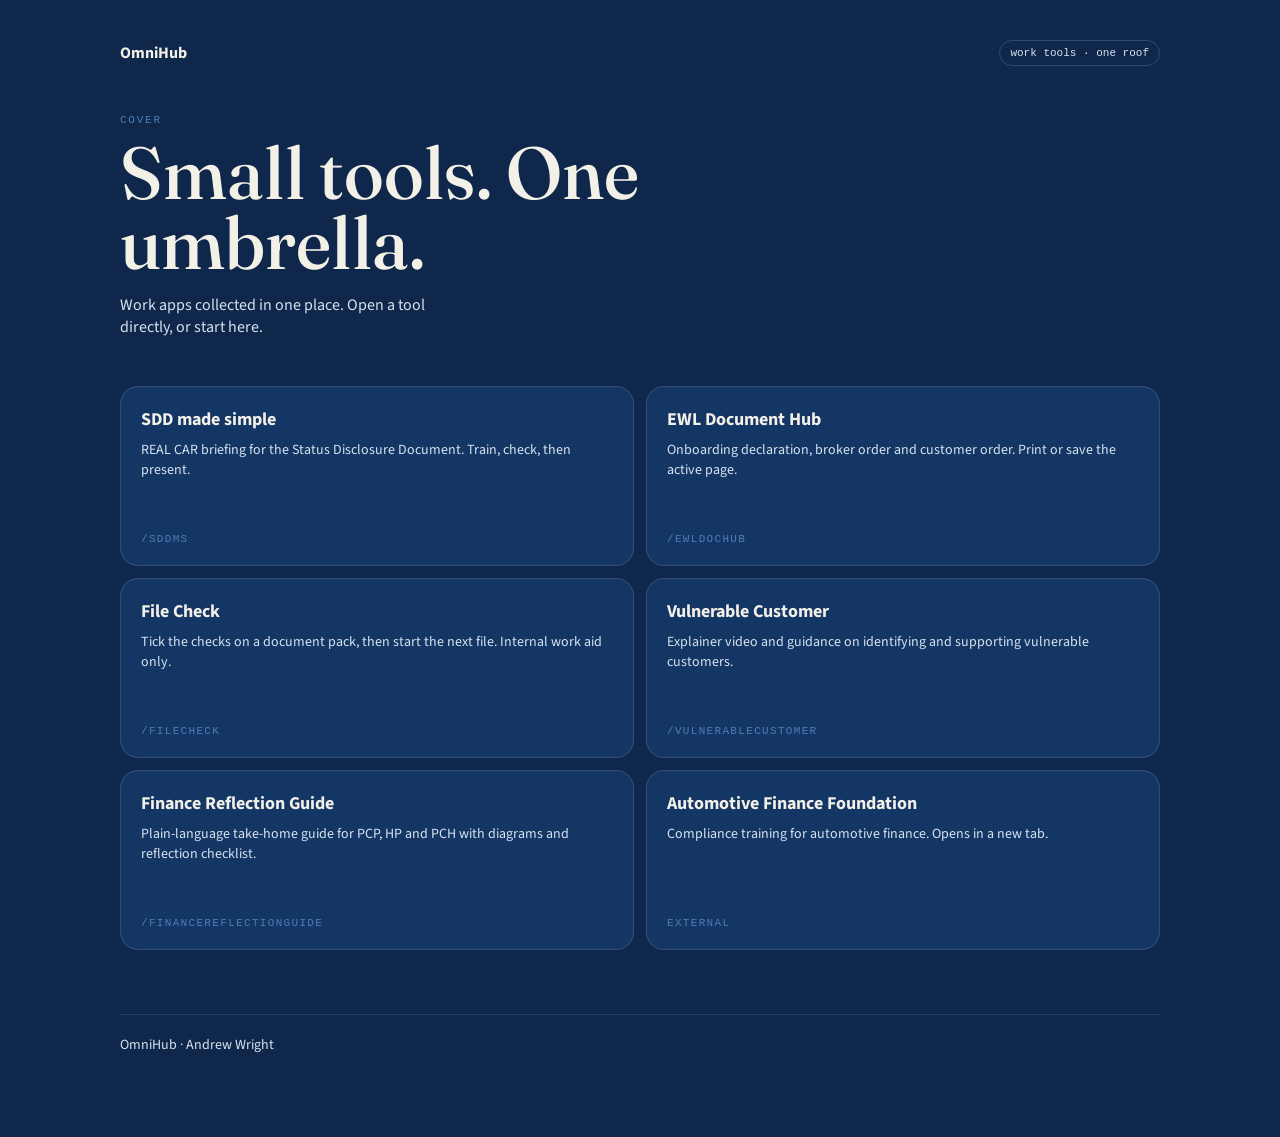
<file: index.html>
<!DOCTYPE html>
<html lang="en">
<head>
  <meta charset="UTF-8" />
  <meta name="viewport" content="width=device-width, initial-scale=1" />
  <title>OmniHub — Work tools, one place</title>
  <meta name="theme-color" content="#143665" />
  <link rel="preconnect" href="https://fonts.googleapis.com" />
  <link rel="preconnect" href="https://fonts.gstatic.com" crossorigin />
  <link href="https://fonts.googleapis.com/css2?family=Fraunces:opsz,wght@9..144,500;9..144,600&family=Source+Sans+3:wght@400;500;600&display=swap" rel="stylesheet" />
  <style>
    :root { --navy:#143665; --deep:#0e274a; --steel:#4a7fb5; --mist:#d7e2ee; --paper:#f3f0e8; }
    * { box-sizing: border-box; margin: 0; padding: 0; }
    body { font-family: "Source Sans 3", system-ui, sans-serif; background: var(--deep); color: var(--paper); min-height: 100dvh; }
    .wrap { max-width: 1080px; margin: 0 auto; padding: 40px 20px 80px; }
    header { display: flex; justify-content: space-between; align-items: center; margin-bottom: 48px; }
    .tag { font-family: ui-monospace, monospace; font-size: 11px; border: 1px solid color-mix(in oklab, white 15%, transparent); padding: 6px 10px; border-radius: 999px; color: var(--mist); }
    .kicker { font-family: ui-monospace, monospace; font-size: 11px; letter-spacing: 0.16em; text-transform: uppercase; color: var(--steel); }
    h1 { font-family: Fraunces, serif; font-weight: 500; font-size: clamp(2.6rem, 8vw, 4.6rem); line-height: 0.95; max-width: 12ch; margin: 12px 0 16px; }
    .lede { max-width: 42ch; color: var(--mist); }
    .grid { display: grid; gap: 12px; margin-top: 48px; }
    @media (min-width: 700px) { .grid { grid-template-columns: 1fr 1fr; } }
    a.card { display: flex; flex-direction: column; min-height: 180px; padding: 20px; border-radius: 18px; border: 1px solid color-mix(in oklab, white 12%, transparent); background: var(--navy); color: inherit; text-decoration: none; }
    a.card:hover { border-color: color-mix(in oklab, var(--steel) 50%, transparent); }
    .muted { opacity: 0.55; pointer-events: none; }
    h2 { font-size: 18px; margin-bottom: 8px; }
    .card p { color: var(--mist); font-size: 14px; flex: 1; }
    .path { margin-top: 16px; font-family: ui-monospace, monospace; font-size: 11px; letter-spacing: 0.12em; text-transform: uppercase; color: var(--steel); }
    footer { margin-top: 64px; padding-top: 20px; border-top: 1px solid color-mix(in oklab, white 10%, transparent); color: var(--mist); font-size: 14px; }
    a.card:focus-visible { outline: 2px solid var(--steel); outline-offset: 3px; }
  </style>
</head>
<body>
  <div class="wrap">
    <header>
      <strong>OmniHub</strong>
      <span class="tag">work tools · one roof</span>
    </header>
    <p class="kicker">Cover</p>
    <h1>Small tools. One umbrella.</h1>
    <p class="lede">Work apps collected in one place. Open a tool directly, or start here.</p>
    <section class="grid">
      <a class="card" href="/sddms">
        <h2>SDD made simple</h2>
        <p>REAL CAR briefing for the Status Disclosure Document. Train, check, then present.</p>
        <span class="path">/sddms</span>
      </a>
      <a class="card" href="/ewldochub">
        <h2>EWL Document Hub</h2>
        <p>Onboarding declaration, broker order and customer order. Print or save the active page.</p>
        <span class="path">/ewldochub</span>
      </a>
      <a class="card" href="/filecheck">
        <h2>File Check</h2>
        <p>Tick the checks on a document pack, then start the next file. Internal work aid only.</p>
        <span class="path">/filecheck</span>
      </a>
      <a class="card" href="/vulnerablecustomer">
        <h2>Vulnerable Customer</h2>
        <p>Explainer video and guidance on identifying and supporting vulnerable customers.</p>
        <span class="path">/vulnerablecustomer</span>
      </a>
      <a class="card" href="/financereflectionguide">
        <h2>Finance Reflection Guide</h2>
        <p>Plain-language take-home guide for PCP, HP and PCH with diagrams and reflection checklist.</p>
        <span class="path">/financereflectionguide</span>
      </a>
      <a class="card" href="https://autofinancecompliancetraining.vercel.app/" target="_blank" rel="noopener noreferrer">
        <h2>Automotive Finance Foundation</h2>
        <p>Compliance training for automotive finance. Opens in a new tab.</p>
        <span class="path">external</span>
      </a>
    </section>
    <footer>OmniHub · Andrew Wright</footer>
  </div>
</body>
</html>
</file>
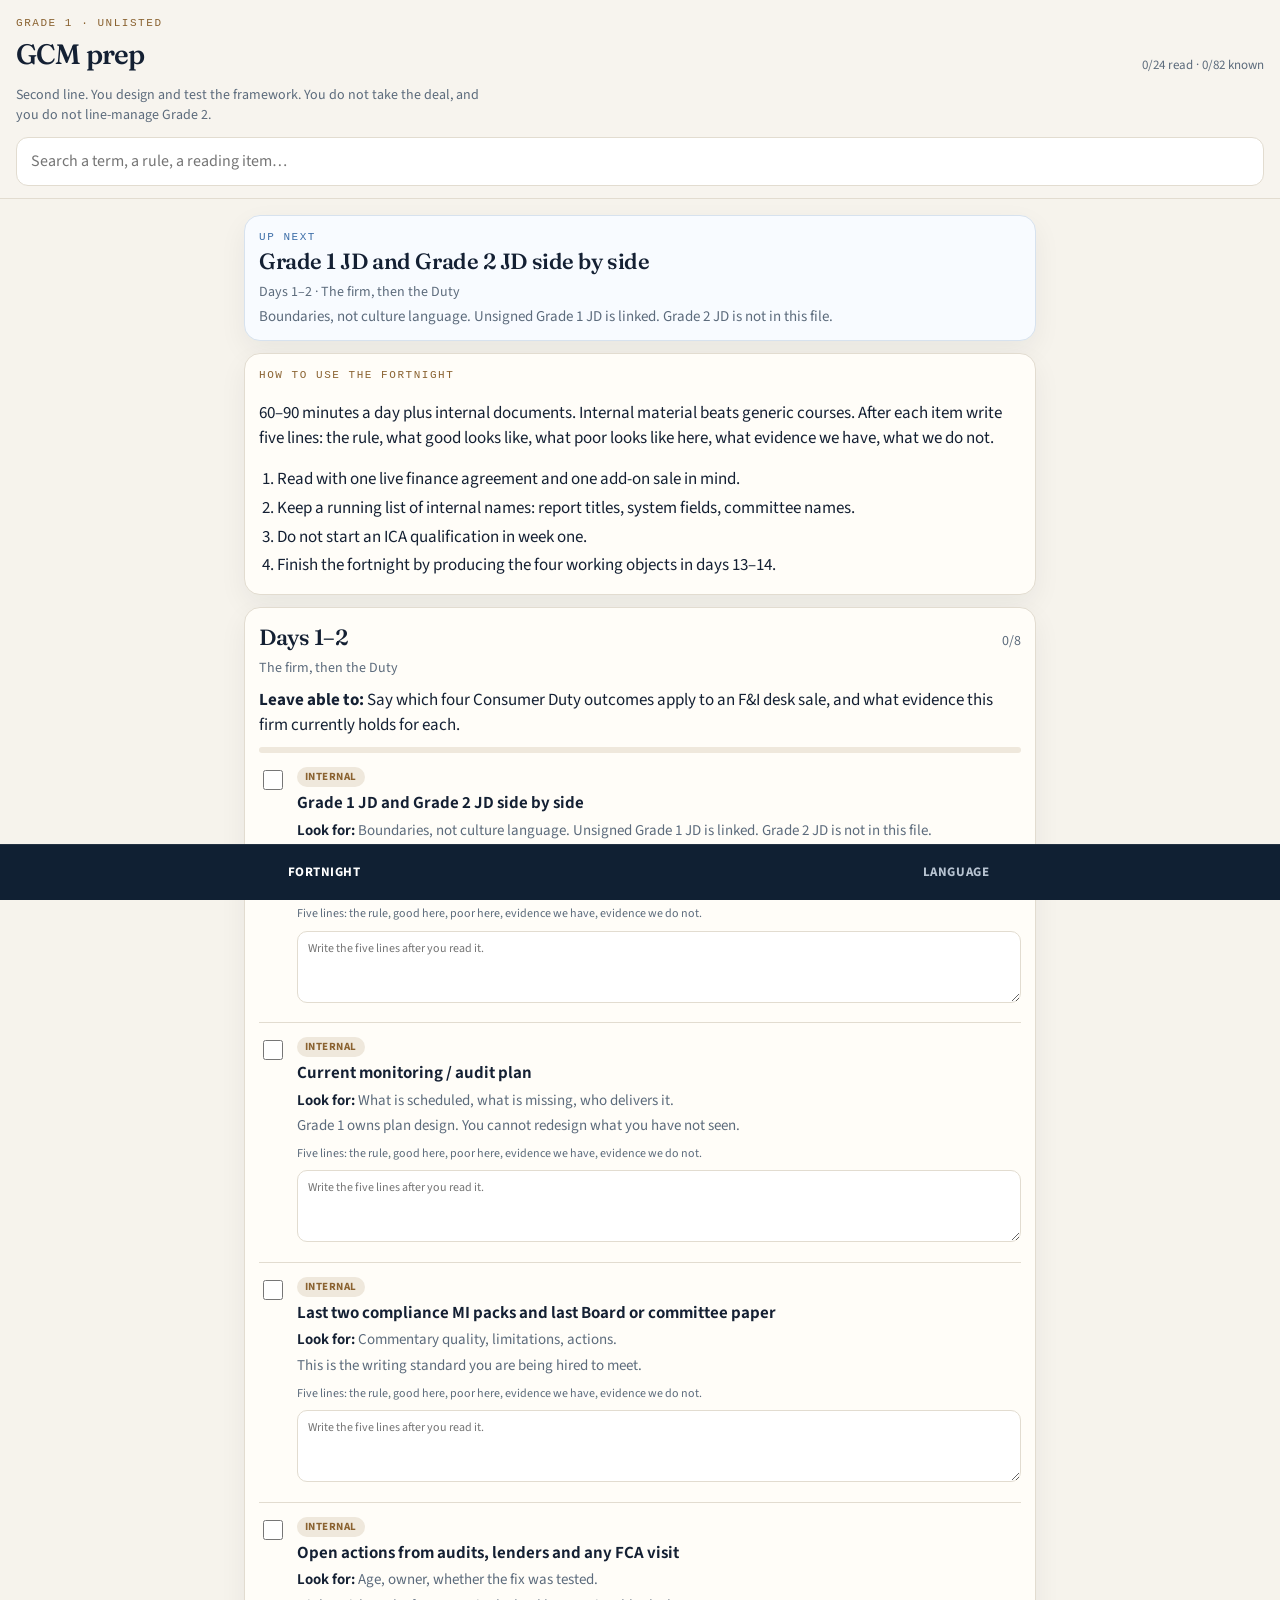
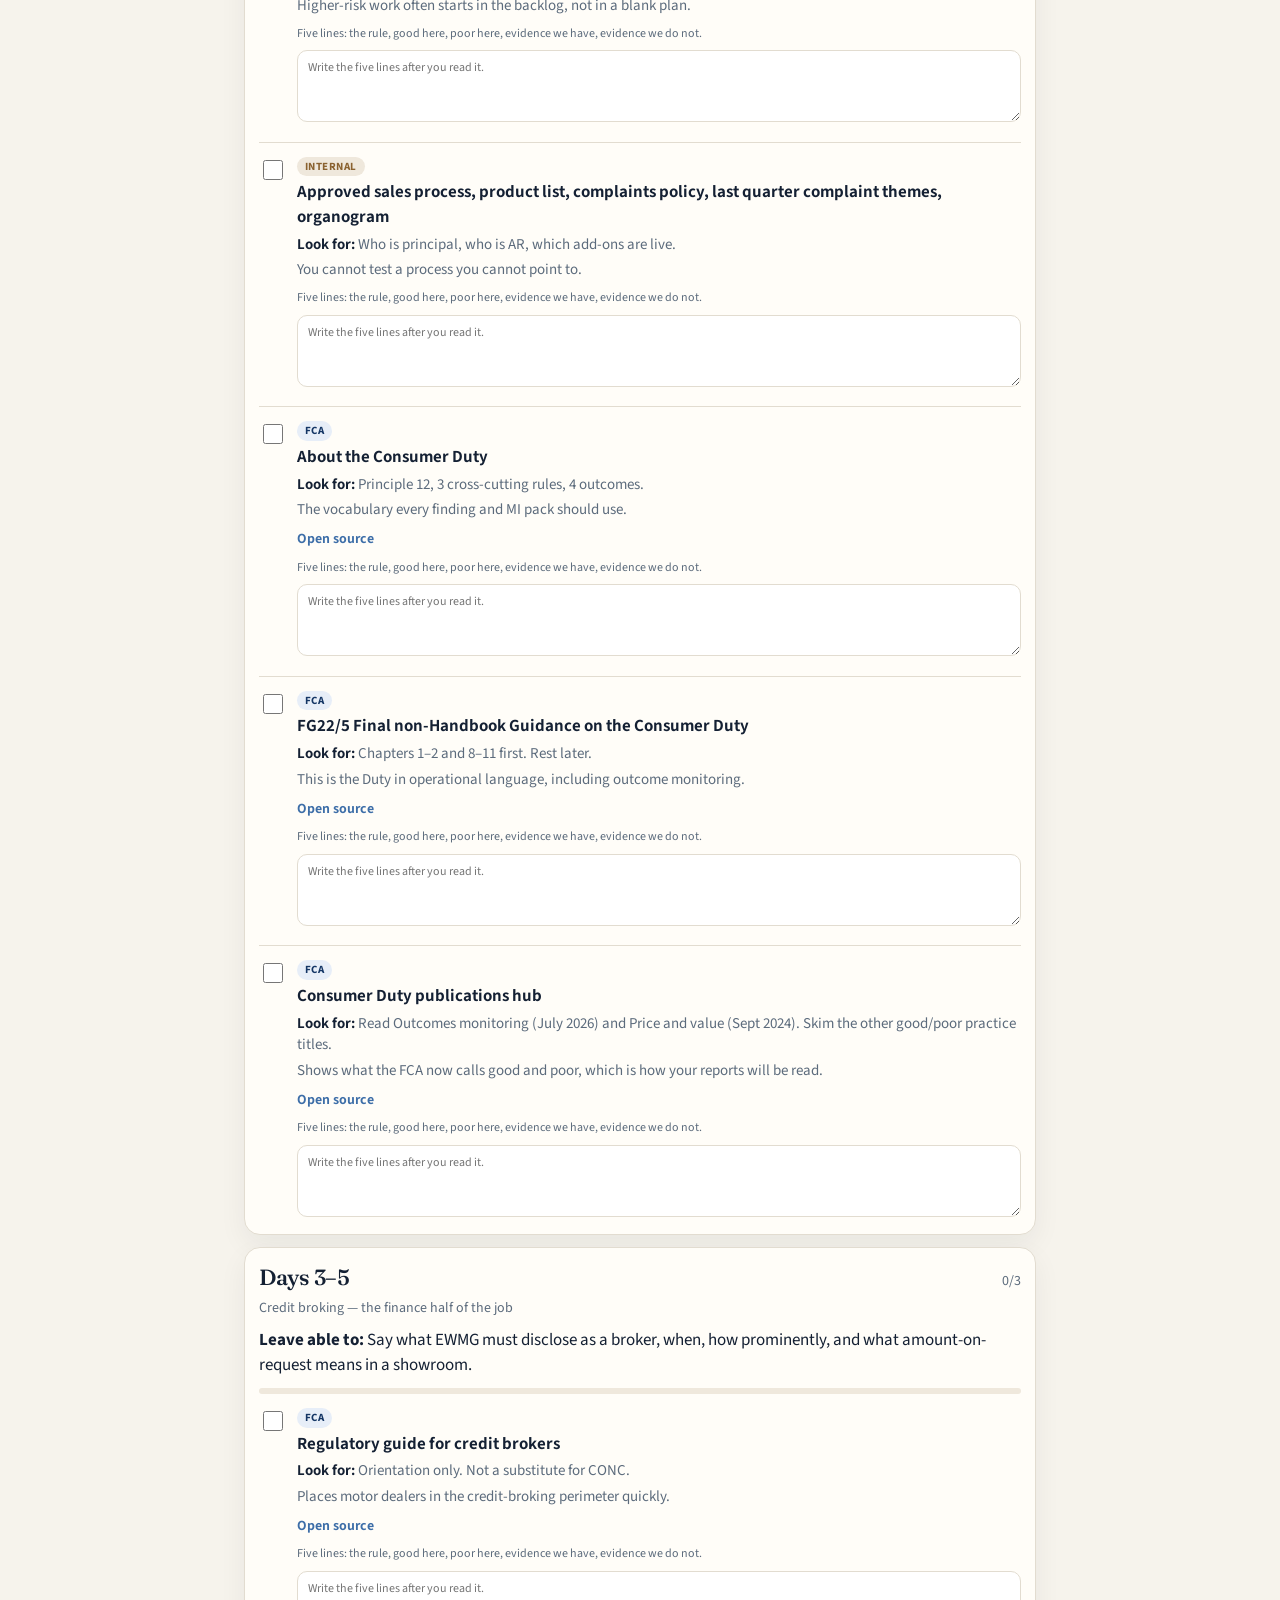
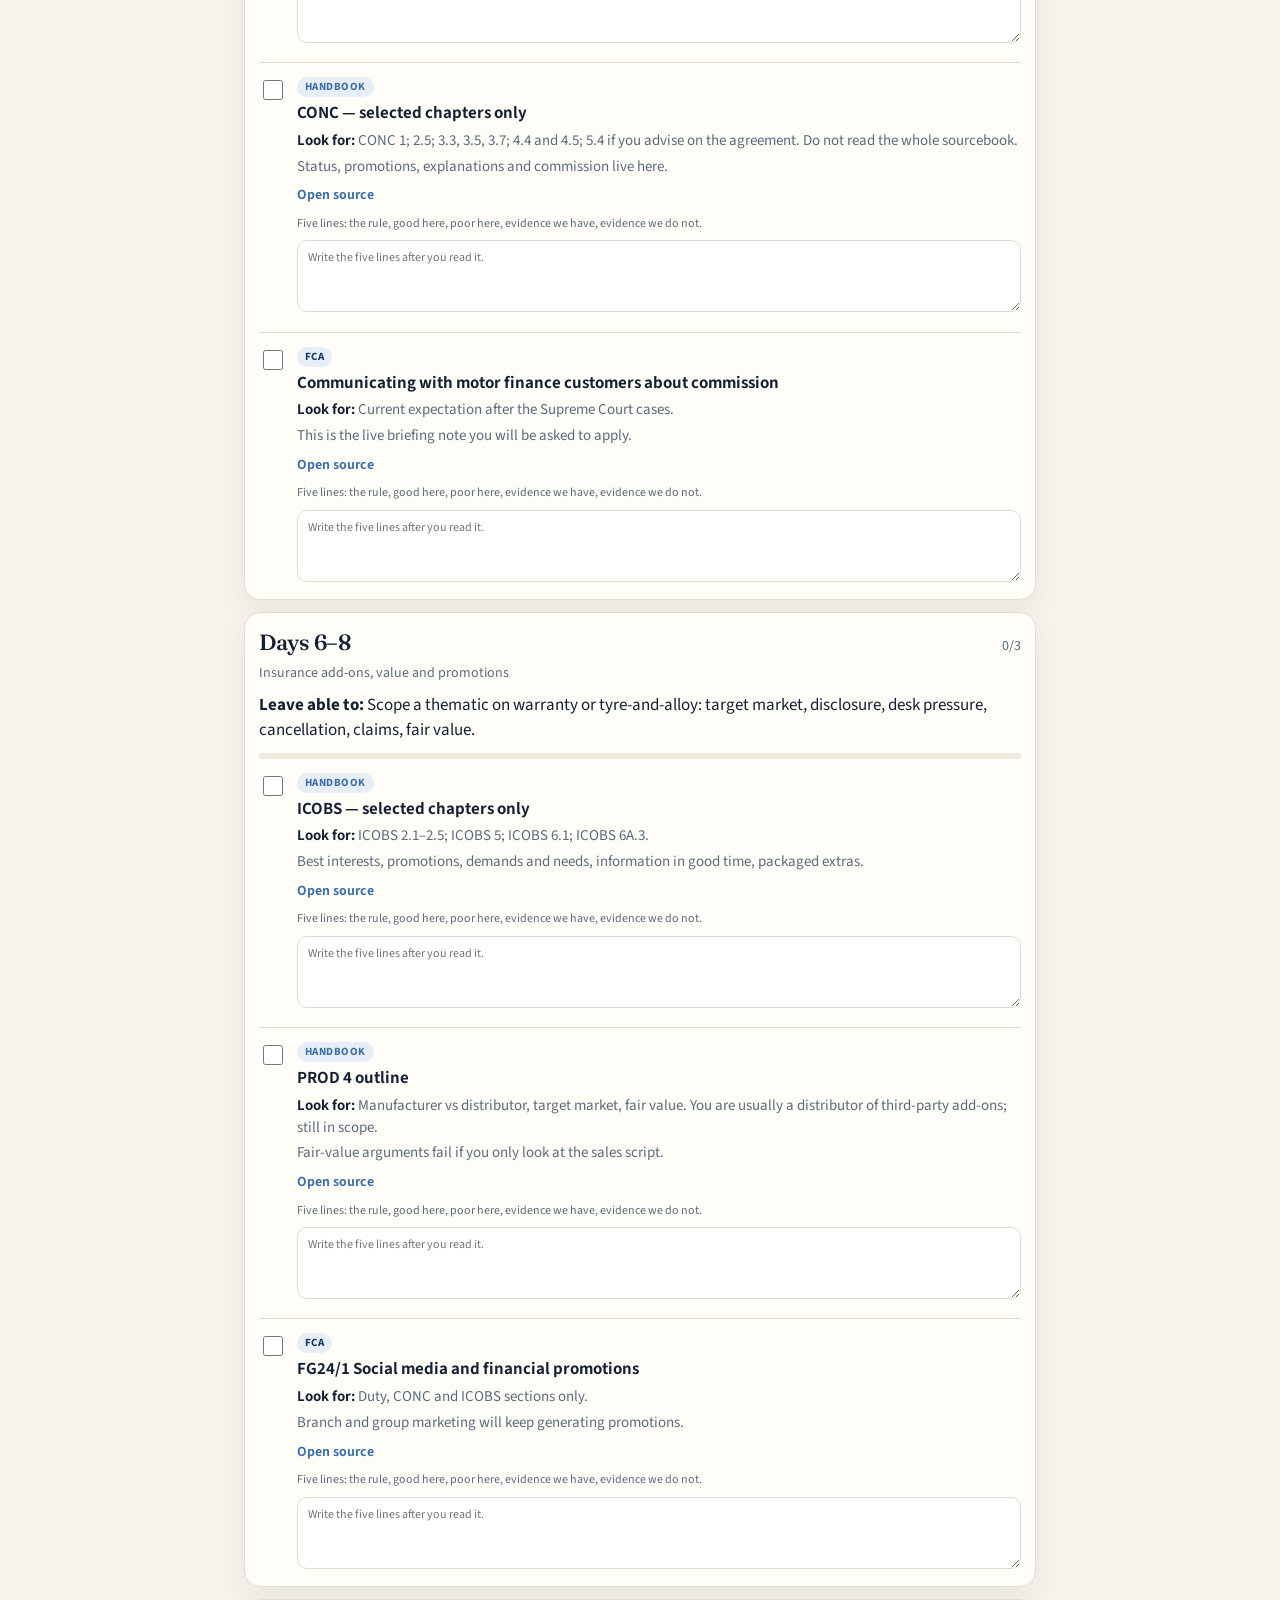
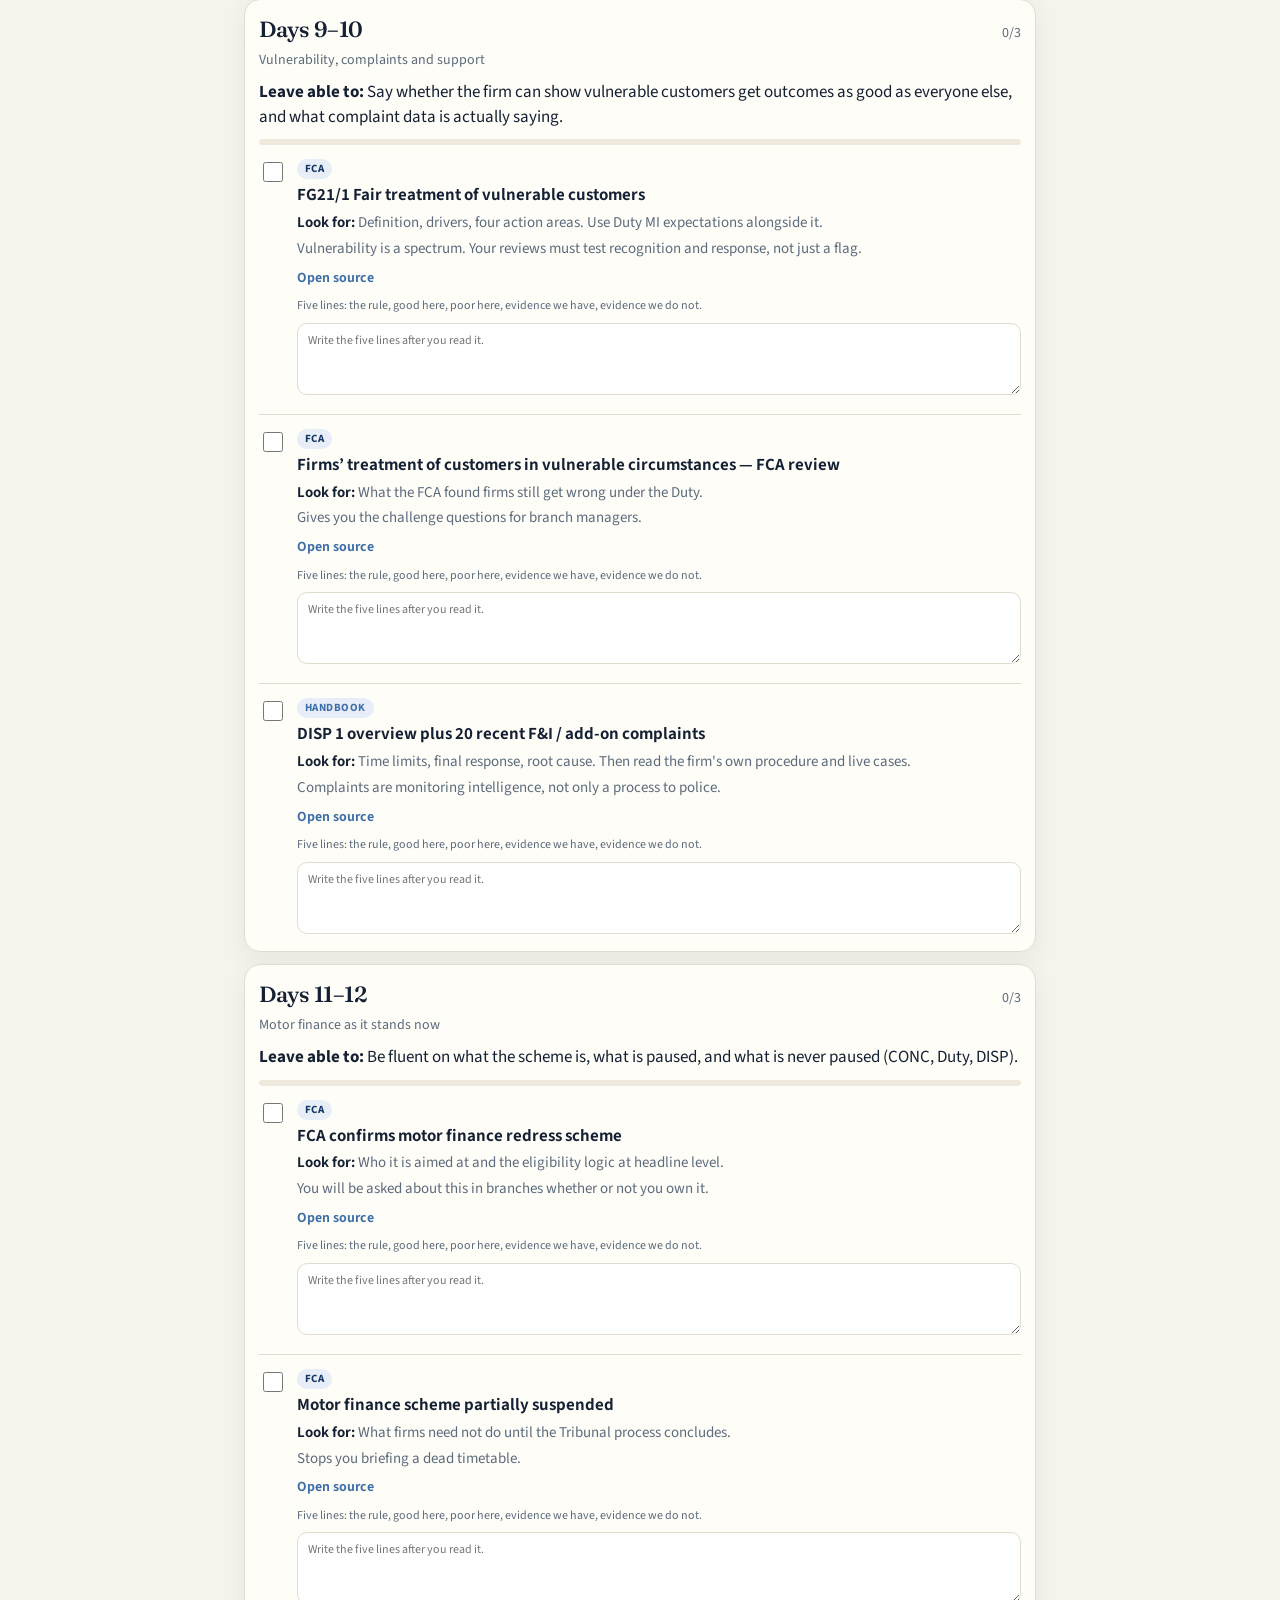
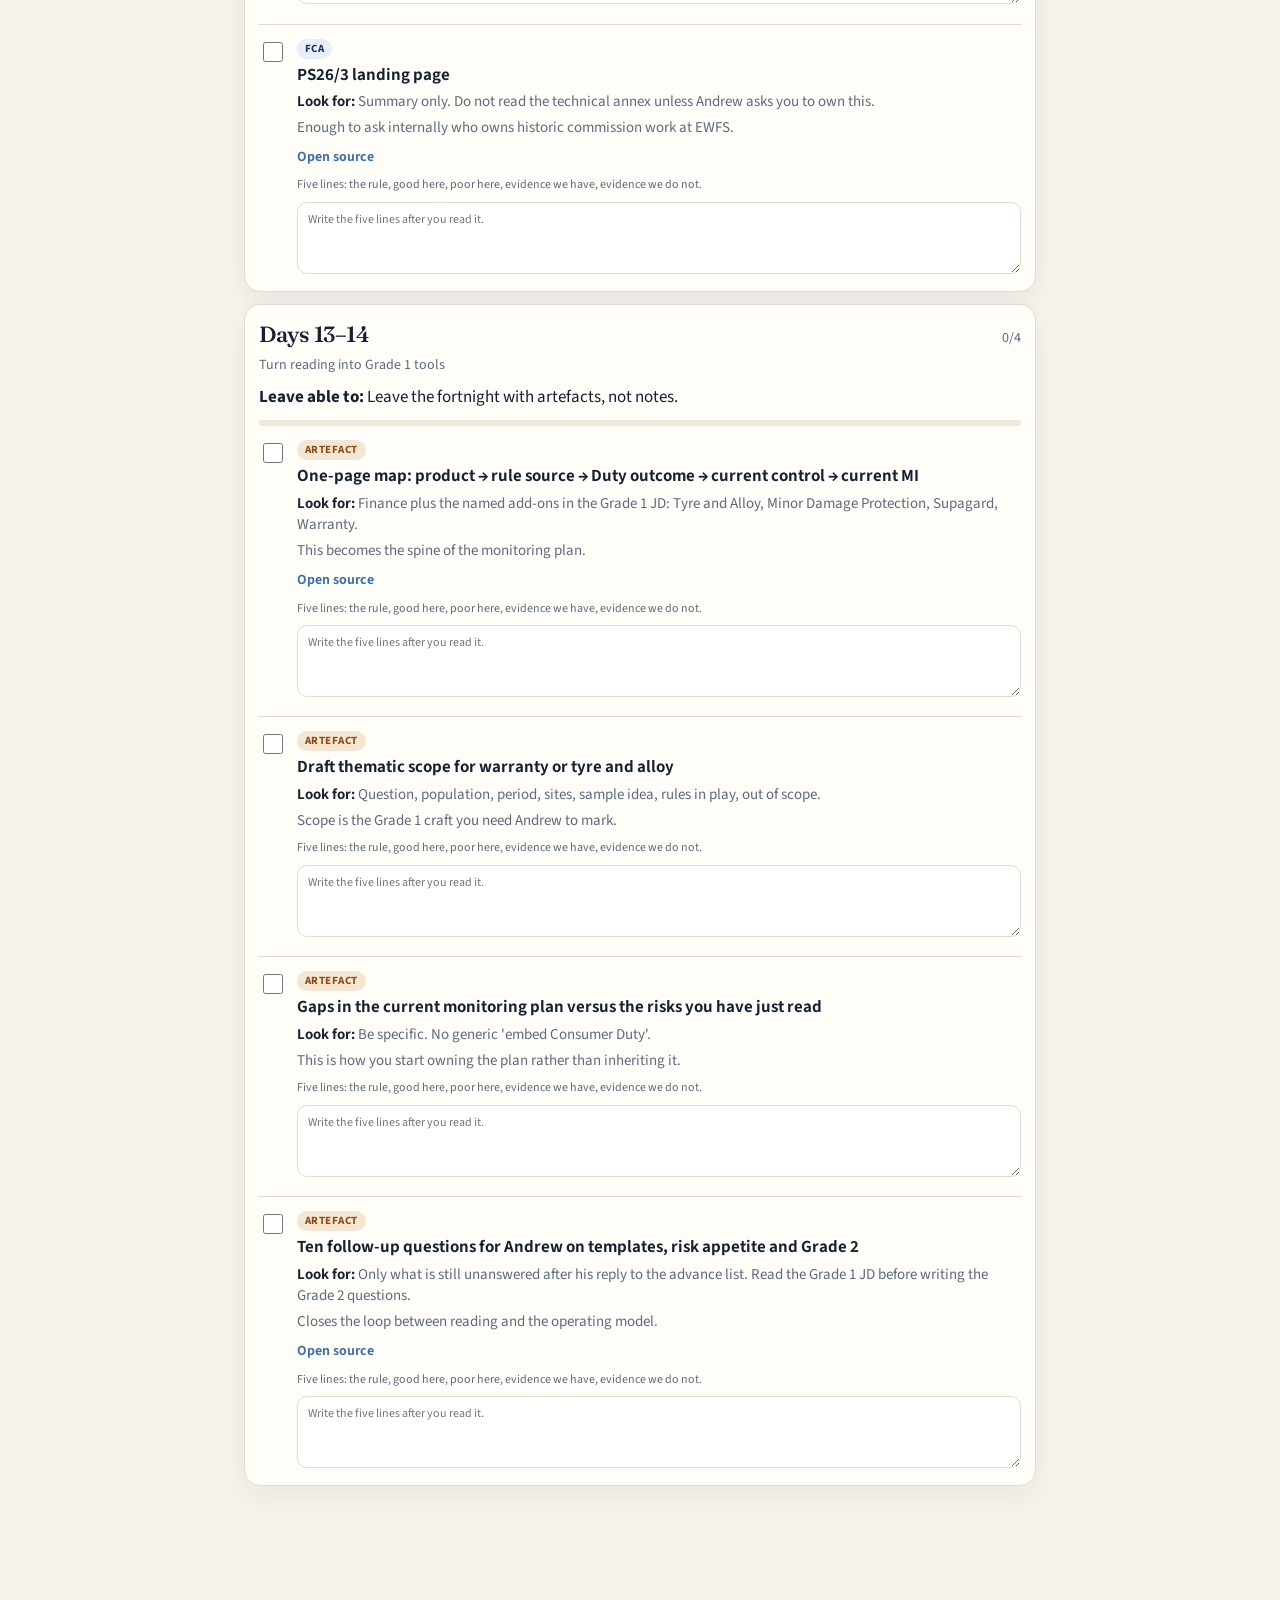
<file: gcm/index.html>
<!DOCTYPE html>
<html lang="en-GB">
<head>
  <meta charset="utf-8" />
  <meta name="viewport" content="width=device-width, initial-scale=1, viewport-fit=cover" />
  <meta name="robots" content="noindex, nofollow" />
  <meta name="theme-color" content="#102033" />
  <title>GCM prep</title>
  <link rel="preconnect" href="https://fonts.googleapis.com" />
  <link rel="preconnect" href="https://fonts.gstatic.com" crossorigin />
  <link href="https://fonts.googleapis.com/css2?family=Fraunces:opsz,wght@9..144,560;9..144,640&family=Source+Sans+3:wght@400;500;600;700&display=swap" rel="stylesheet" />
  <style>
:root {
  --ink: #142033;
  --muted: #5c6b7c;
  --line: #e2dcd0;
  --paper: #f6f3ec;
  --card: #fffdf8;
  --navy: #143665;
  --navy-2: #102033;
  --steel: #3d6ea8;
  --gold: #8a6230;
  --good: #1f6b45;
  --warn: #8a4b12;
  --chip: #eef2f6;
  --shadow: 0 10px 28px rgba(16, 32, 51, 0.06);
}

* { box-sizing: border-box; }
html, body { margin: 0; padding: 0; }
body {
  background: var(--paper);
  color: var(--ink);
  font: 17px/1.45 "Source Sans 3", system-ui, sans-serif;
  padding-bottom: 92px;
}
button, input, textarea { font: inherit; color: inherit; }
button { cursor: pointer; }
a { color: var(--steel); }
.sr-only {
  position: absolute; width: 1px; height: 1px; padding: 0; margin: -1px;
  overflow: hidden; clip: rect(0,0,0,0); border: 0;
}

.top {
  position: sticky; top: 0; z-index: 20;
  background: color-mix(in oklab, var(--paper) 92%, white);
  backdrop-filter: blur(10px);
  border-bottom: 1px solid var(--line);
  padding: 16px 16px 12px;
}
.top-row { display: flex; justify-content: space-between; gap: 12px; align-items: flex-end; }
.kicker {
  margin: 0;
  font-family: ui-monospace, monospace;
  font-size: 11px;
  letter-spacing: 0.14em;
  text-transform: uppercase;
  color: var(--gold);
}
h1 {
  margin: 2px 0 0;
  font-family: Fraunces, serif;
  font-weight: 560;
  font-size: 28px;
  letter-spacing: -0.03em;
}
.counts { margin: 0; color: var(--muted); font-size: 13px; text-align: right; }
.frame { margin: 10px 0 0; color: var(--muted); font-size: 14px; max-width: 68ch; }
.search { display: block; margin-top: 12px; }
.search input {
  width: 100%;
  border: 1px solid var(--line);
  background: white;
  border-radius: 12px;
  padding: 12px 14px;
  font-size: 16px;
}
.search input:focus { outline: 2px solid color-mix(in oklab, var(--steel) 55%, white); border-color: transparent; }

main { max-width: 820px; margin: 0 auto; padding: 16px 14px 28px; }
.loading { color: var(--muted); }

.tabs {
  position: fixed; left: 0; right: 0; bottom: 0; z-index: 30;
  display: grid; grid-template-columns: 1fr 1fr;
  background: var(--navy-2);
  padding: 8px 8px calc(8px + env(safe-area-inset-bottom));
  border-top: 1px solid rgba(255,255,255,.08);
}
.tabs button {
  appearance: none; border: 0; background: transparent; color: #b7c3d1;
  padding: 10px 8px; font-size: 13px; font-weight: 700; letter-spacing: 0.04em;
  text-transform: uppercase;
}
.tabs button.active { color: white; }

.card {
  background: var(--card);
  border: 1px solid var(--line);
  border-radius: 16px;
  padding: 14px 14px 12px;
  margin: 0 0 12px;
  box-shadow: var(--shadow);
}
.card h2, .card h3 { margin: 0; }
.card h2 { font-family: Fraunces, serif; font-size: 22px; font-weight: 560; letter-spacing: -0.02em; }
.card h3 { font-size: 17px; }
.meta { margin: 4px 0 0; color: var(--muted); font-size: 14px; }
.goal { margin: 10px 0 0; }
.method { margin: 8px 0 0; padding-left: 18px; color: var(--ink); }
.method li { margin: 4px 0; }

.block-head { display: flex; justify-content: space-between; gap: 10px; align-items: baseline; }
.progress {
  height: 6px; border-radius: 99px; background: #efe8dc; margin-top: 10px; overflow: hidden;
}
.progress > span { display: block; height: 100%; background: var(--navy); width: 0; }

.item { display: grid; grid-template-columns: 28px 1fr; gap: 10px; align-items: start; }
.item + .item { margin-top: 14px; padding-top: 14px; border-top: 1px solid var(--line); }
.item input { width: 20px; height: 20px; margin-top: 3px; accent-color: var(--navy); }
.item.done .title { color: var(--muted); text-decoration: line-through; text-decoration-thickness: 1px; }
.title { font-weight: 650; }
.row { display: flex; flex-wrap: wrap; gap: 6px; align-items: center; margin-bottom: 4px; }
.chip {
  display: inline-flex; align-items: center;
  border-radius: 999px; padding: 2px 8px;
  font-size: 11px; font-weight: 700; letter-spacing: 0.04em; text-transform: uppercase;
  background: var(--chip); color: var(--navy);
}
.chip.internal { background: #efe8dc; color: var(--gold); }
.chip.fca { background: #e7eef8; color: var(--navy); }
.chip.handbook { background: #e7eef8; color: var(--steel); }
.chip.artefact { background: #f3e7d4; color: var(--warn); }
.why, .focus { margin: 4px 0 0; color: var(--muted); font-size: 15px; }
.focus strong { color: var(--ink); font-weight: 650; }
.link {
  display: inline-block; margin-top: 8px;
  font-size: 14px; font-weight: 650; text-decoration: none;
}
.notes {
  width: 100%; margin-top: 8px; border: 1px solid var(--line); border-radius: 10px;
  padding: 8px 10px; min-height: 72px; background: #fff; resize: vertical;
}
.notes-label { display: block; margin-top: 8px; font-size: 12px; color: var(--muted); }

.filters { display: flex; gap: 8px; overflow: auto; padding-bottom: 4px; margin: 0 0 12px; }
.filters button, .toggle {
  border: 1px solid var(--line); background: white; border-radius: 999px;
  padding: 7px 12px; font-size: 13px; font-weight: 650; white-space: nowrap;
}
.filters button.active, .toggle.on { background: var(--navy); color: white; border-color: var(--navy); }

.term-top { display: flex; justify-content: space-between; gap: 8px; align-items: flex-start; }
.short { margin: 6px 0 0; font-size: 16px; }
.block { margin-top: 10px; }
.block p { margin: 2px 0 0; }
.label {
  font-family: ui-monospace, monospace; font-size: 11px; letter-spacing: 0.08em;
  text-transform: uppercase; color: var(--gold);
}
.say {
  margin-top: 10px; padding: 10px 12px; border-radius: 12px;
  background: #f3f6fb; border: 1px solid #e1e8f2;
}
.related { display: flex; flex-wrap: wrap; gap: 6px; margin-top: 10px; }
.related button {
  border: 1px solid var(--line); background: white; border-radius: 999px;
  padding: 4px 10px; font-size: 13px;
}
.known {
  border: 1px solid var(--line); background: white; border-radius: 999px;
  padding: 4px 10px; font-size: 12px; font-weight: 700;
}
.known.on { background: #e7f4ec; color: var(--good); border-color: #c9e4d4; }
.term.known-card { opacity: 0.72; }
.misuse { border-color: #ead7c4; }
.empty { color: var(--muted); padding: 12px 2px; }
.next { border-color: #d7e2ee; background: #f8fbff; }
.next .kicker { color: var(--steel); }

  </style>
</head>
<body>
  <header class="top">
    <div class="top-row">
      <div>
        <p class="kicker">Grade 1 · unlisted</p>
        <h1>GCM prep</h1>
      </div>
      <p class="counts" id="counts" aria-live="polite"></p>
    </div>
    <p class="frame">Second line. You design and test the framework. You do not take the deal, and you do not line-manage Grade 2.</p>
    <label class="search">
      <span class="sr-only">Search</span>
      <input id="q" type="search" placeholder="Search a term, a rule, a reading item…" autocomplete="off" />
    </label>
  </header>
  <main id="main"></main>
  <nav class="tabs" aria-label="Prep sections">
    <button type="button" data-view="reading" class="active">Fortnight</button>
    <button type="button" data-view="glossary">Language</button>
  </nav>
  <script id="payload" type="application/json">{"glossary": {"title": "Language you will use", "subtitle": "Group Compliance Manager Grade 1 — working glossary", "updated": "2026-09-24", "note": "Use the Group's own labels if they differ. The ideas will not. After Andrew answers, add his definitions in the notes field of the web app.", "categories": [{"id": "structure", "name": "How the work is structured", "terms": [{"id": "first-line", "term": "First line / 1LOD", "short": "The people who sell and run the process.", "definition": "Sales, F&I and branch management. They own the customer outcome in the moment. That was the Finance & Compliance Manager seat.", "example": "A business manager completing a PCP and a warranty at the desk is first line.", "use": "First line owns the sale. Second line tests whether that sale was fair and evidenced.", "related": ["second-line", "conduct-risk"]}, {"id": "second-line", "term": "Second line / 2LOD", "short": "Independent oversight of first-line activity.", "definition": "Design the framework, test it, challenge it, report it. You do not take the deal.", "example": "A group thematic on warranty disclosure across three brands is second line.", "use": "This is a second-line role. There is no F&I target attached to it.", "related": ["first-line", "assurance", "functional-ownership"]}, {"id": "third-line", "term": "Third line / 3LOD", "short": "Internal audit, if the Group has it.", "definition": "Independent of both the business and compliance. They can audit the compliance function as well as the branches.", "example": "Group Internal Audit sampling whether the monitoring plan was delivered as written.", "use": "If 3LOD exists, do not duplicate their reviews. Align the plan.", "related": ["monitoring-plan", "assurance"]}, {"id": "functional-ownership", "term": "Functional ownership", "short": "Own the quality of work without being the person's manager.", "definition": "Grade 1 owns the quality and direction of agreed compliance work. Andrew owns line management of Grade 2.", "example": "You send a Grade 2 evidence pack back because the sample is not explained. You do not run their appraisal.", "use": "I have functional ownership of the monitoring plan and of the quality of team output.", "related": ["line-management", "qa"]}, {"id": "line-management", "term": "Line management", "short": "Appraisals, leave, hiring, formal performance.", "definition": "The JD is explicit that Grade 1 does not hold this for the compliance team.", "example": "Annual review, sickness, hiring a replacement.", "use": "Line management stays with Andrew. Quality control of the work does not.", "related": ["functional-ownership", "escalation"]}, {"id": "raci", "term": "RACI", "short": "Responsible, Accountable, Consulted, Informed.", "definition": "A one-page way to stop three people thinking they own the same task.", "example": "Grade 2 Responsible for file testing; Grade 1 Accountable for the quality of the report; Andrew Accountable for material findings.", "use": "Put the G1/G2 split in a RACI before the first joint week.", "related": ["functional-ownership"]}, {"id": "escalation", "term": "Escalation", "short": "The written route for something you cannot close at your level.", "definition": "Used for material findings, deadlock with Grade 2, branch pushback, or regulator requests.", "example": "A GM rejects a disclosure finding. You escalate to Andrew with the evidence pack and a recommended action.", "use": "A Grade 1 who does not escalate is creating a surprise for the Director.", "related": ["materiality", "finding"]}]}, {"id": "reviews", "name": "Planning and reviews", "terms": [{"id": "risk-based", "term": "Risk-based", "short": "More effort where harm or uncertainty is highest.", "definition": "You do not test everything equally. Volume, complaints, change, prior findings, vulnerability and regulatory interest all move a topic up the plan.", "example": "A product with rising cancellations and a new script gets a thematic before a stable, low-volume product.", "use": "The monitoring plan is risk-based, not a tour of every branch in order.", "related": ["monitoring-plan", "thematic-review"]}, {"id": "monitoring-plan", "term": "Monitoring / audit plan", "short": "The agreed programme of tests for the year or quarter.", "definition": "What will be tested, where, why, by whom, and when. Grade 1 should own the design. Grade 2 should deliver a large share of it.", "example": "Q4 plan: warranty thematic across three sites; monthly promotions sample; follow-up on last FCA visit actions.", "use": "I will bring a draft Q2 monitoring plan with Grade 2 capacity built in.", "related": ["risk-based", "scope"]}, {"id": "file-review", "term": "File review", "short": "Testing individual deals against the process and the rules.", "definition": "Necessary, but not sufficient on its own. It answers 'was this case right?' not 'is this risk under control across the network?'", "example": "Twenty PCP files at one franchise against the approved sales process.", "use": "Grade 2 will complete the scheduled file reviews. I will QA a sample.", "related": ["thematic-review", "outcome-testing"]}, {"id": "thematic-review", "term": "Thematic review", "short": "One risk, several sites or a period, not one deal at one desk.", "definition": "A structured review of a single question across a defined population. This is core Grade 1 craft.", "example": "Are warranty sales in Q3 meeting Consumer Duty and ICOBS disclosure standards across Brand X?", "use": "I will send the thematic scope for sign-off before fieldwork.", "related": ["scope", "sample", "finding"]}, {"id": "scope", "term": "Scope", "short": "The written boundary of a review before fieldwork starts.", "definition": "Question, population, period, sites, sample size, rules in play, and what is out of scope. If the scope is vague, the finding will be attacked.", "example": "In scope: warranty sold with used cars at three BMW sites in June. Out of scope: claims handling and new-car warranty.", "use": "Please sign off the scope before I go on site.", "related": ["thematic-review", "population", "sample"]}, {"id": "population", "term": "Population", "short": "Every case that could have been selected.", "definition": "The full set from which the sample is drawn. You must know the size and source of the population or the sample is theatre.", "example": "All Tyre and Alloy sales in June at three named branches — 186 deals.", "use": "The population is 186 deals. The sample is 25, selected as set out in the scope.", "related": ["sample", "scope"]}, {"id": "sample", "term": "Sample", "short": "The cases you actually test.", "definition": "You must be able to say how they were chosen and why that is enough to support a conclusion.", "example": "25 of 186 deals: 15 random plus 10 targeted where the customer was flagged vulnerable or the product was added in the last five minutes of the deal.", "use": "I can defend the sample. I cannot claim network-wide assurance from it without stating the limitation.", "related": ["sampling-methodology", "limitation"]}, {"id": "sampling-methodology", "term": "Sampling methodology", "short": "The rules for picking the sample.", "definition": "Random, risk-based, stratified, or targeted. 'I picked the ones I had to hand' is not a methodology.", "example": "Stratified by site and product, then risk-weighted toward complaints and high attach-rate advisors.", "use": "The sampling methodology is in section 2 of the scope.", "related": ["sample", "limitation"]}, {"id": "higher-risk-review", "term": "Higher-risk review", "short": "A review triggered by a red flag, not the routine cycle.", "definition": "Triggered by a complaint spike, speak-up, weak prior audit, new product or process, FCA interest, or a site with poor indicators.", "example": "A franchise doubles paint-protection attach in a month with three related complaints.", "use": "This is a higher-risk review, not the scheduled file sample.", "related": ["investigation", "thematic-review"]}, {"id": "investigation", "term": "Investigation", "short": "Goes further than a planned review.", "definition": "Establishing what happened, who knew, how far it spread, and what needs to be fixed. Write it as evidence for a Director, lender or regulator.", "example": "Whether a script change led to warranty being presented as required for finance.", "use": "I am treating this as an investigation. Scope and hold-points are attached.", "related": ["higher-risk-review", "evidence"]}, {"id": "fieldwork", "term": "Fieldwork", "short": "The testing itself.", "definition": "Files, calls, system reports, interviews, branch visits. Starts after scope is agreed.", "example": "Two days on site plus remote call listening.", "use": "Fieldwork starts 6 October, subject to scope sign-off.", "related": ["scope", "evidence"]}, {"id": "evidence", "term": "Evidence / evidence pack", "short": "What would still make sense if you were not in the room.", "definition": "Documents, system extracts, call clips and contemporaneous notes. If it is only in your head, it is not evidence.", "example": "Deal jacket, disclosure screen print, call timestamp, customer email, policy wording.", "use": "The finding is in the report. The evidence pack is in the appendix.", "related": ["finding", "defensible-finding"]}, {"id": "finding", "term": "Finding", "short": "An evidenced conclusion.", "definition": "Something is wrong, weak, or working. A feeling is not a finding.", "example": "In 8 of 25 warranty files the demands-and-needs record does not match the product sold.", "use": "Finding 2 is material because it is a pattern, not a single miss.", "related": ["defensible-finding", "materiality", "root-cause"]}, {"id": "defensible-finding", "term": "Defensible finding", "short": "A finding that survives challenge.", "definition": "Clear rule or outcome at stake, evidence, impact, and fair wording. This is what Andrew needs if the Board or FCA asks.", "example": "Fails ICOBS 6.1 and the Duty understanding outcome: information not given in good time on 8 of 25 files, with call extracts attached.", "use": "I would not put Finding 3 to the Board until the evidence pack is complete.", "related": ["finding", "evidence", "materiality"]}, {"id": "materiality", "term": "Materiality", "short": "Whether the issue is big enough to matter.", "definition": "Judged by customers affected, money, vulnerability, repeat pattern, or regulatory visibility. Over-calling everything destroys credibility.", "example": "Three isolated admin errors at one site are not material. The same error in a system that processes the whole network is.", "use": "I am rating this as material because of volume and vulnerability, not because of tone.", "related": ["finding", "proportionate-recommendation"]}, {"id": "root-cause", "term": "Root cause", "short": "Why it happened, not only what happened.", "definition": "'Advisor missed a tick' is a symptom. 'The screen allows the sale to complete without the disclosure' is closer to a cause.", "example": "Attach-rate bonus plus no system hard-stop on missing demands-and-needs.", "use": "The root cause is the control design, not the individual advisor.", "related": ["remediation", "control"]}, {"id": "remediation", "term": "Remediation", "short": "The fix, and proof the fix worked.", "definition": "Customer, process, system, training, or all four. Grade 1 judges whether the fix operates, not only whether an action was logged.", "example": "Refund the premium, block the screen path, retrain, then retest 20 files in 30 days.", "use": "Remediation is not closed until we have retested.", "related": ["proportionate-recommendation", "control-testing"]}, {"id": "proportionate-recommendation", "term": "Proportionate recommendation", "short": "A fix that matches the harm and the evidence.", "definition": "Do not recommend a group-wide rebuild for three isolated errors. Do not recommend 'remind staff' for a systemic control failure.", "example": "System hard-stop within 30 days; customer contact for the 8 affected files this week.", "use": "The recommendation is proportionate to a pattern at three sites, not to one miss.", "related": ["materiality", "remediation"]}, {"id": "control", "term": "Control", "short": "A designed step that prevents or detects a bad outcome.", "definition": "Mandatory system hard-stop, dual review, call recording, product eligibility rule, second-pair check.", "example": "Deal cannot be submitted unless commission-disclosure acknowledgement is captured.", "use": "There is a policy. There is not yet an effective control.", "related": ["control-testing", "root-cause"]}, {"id": "control-testing", "term": "Control testing", "short": "Does the control exist and operate?", "definition": "Different from reading the deal and deciding if the customer got a good outcome.", "example": "Attempt to complete a deal with the disclosure screen skipped and record whether the system blocks it.", "use": "Control testing passed. Outcome testing did not — the wording is still not understood.", "related": ["outcome-testing", "control"]}, {"id": "outcome-testing", "term": "Outcome testing", "short": "What the customer actually experienced.", "definition": "Not only whether the form was completed. Central to Consumer Duty monitoring.", "example": "Did the customer know the warranty was optional, what it excluded, and how to cancel?", "use": "The file is complete. Outcome testing still fails on understanding.", "related": ["consumer-duty", "customer-journey-testing"]}, {"id": "customer-journey-testing", "term": "Customer journey testing", "short": "Walking the path the customer takes.", "definition": "Advert, showroom, F&I desk, documents, aftersales, complaint. Duty work lives here.", "example": "Start from the website monthly price, then sit through the desk process.", "use": "The journey test showed the promotion and the desk script do not match.", "related": ["financial-promotion", "outcome-testing"]}, {"id": "assurance", "term": "Assurance", "short": "A structured opinion with evidence.", "definition": "'I had a look and it seemed fine' is not assurance.", "example": "Limited assurance on warranty disclosure at Brand X, based on 25 files and 8 calls.", "use": "I can give limited assurance on this control. I cannot give assurance on the network.", "related": ["limitation", "qa"]}, {"id": "qa", "term": "Quality assurance / QA", "short": "Checking someone else's work against a standard.", "definition": "Includes Grade 2 reviews and MI before it leaves the team.", "example": "You return a draft because the limitation is missing from the commentary.", "use": "This pack has been through QA. The limitation is now in the summary.", "related": ["functional-ownership", "commentary"]}]}, {"id": "data", "name": "Data and reporting", "terms": [{"id": "mi", "term": "MI / management information", "short": "Data used to run and oversee the business.", "definition": "In this role it means compliance and conduct MI, not only F&I penetration.", "example": "Disclosure completion, complaint themes, product cancellation, vulnerability flags, FOS contacts.", "use": "The sales MI is green. The conduct MI is not yet Board-ready.", "related": ["outcome-mi", "commentary"]}, {"id": "outcome-mi", "term": "Outcome MI", "short": "Data that shows what happened to customers.", "definition": "Complaints, cancellations, claims ratios, vulnerability, declined products, mystery shops, FOS outcomes — not 'we completed the checklist'.", "example": "Warranty cancellation within 30 days by site and advisor.", "use": "Outcome MI for add-ons is still too thin to support a fair-value statement.", "related": ["consumer-duty", "limitation"]}, {"id": "commentary", "term": "Commentary", "short": "What the numbers mean, what they do not, and what decision is needed.", "definition": "The Grade 1 differentiator. A chart without commentary is first-line reporting.", "example": "Attach rose 8 points at Site B after a new bonus. Complaint rate moved with it. Recommend a thematic this month.", "use": "I have added commentary and the limitation. The pack is ready for you.", "related": ["limitation", "board-pack"]}, {"id": "limitation", "term": "Limitation", "short": "The honest bound on the data.", "definition": "Grade 1 loses trust by overstating. Always say what the number cannot support.", "example": "Based on 40 files at two sites, not the whole network. Call recording missing at Site C.", "use": "The limitation is that Site C has no usable audio for the period.", "related": ["sample", "assurance"]}, {"id": "trend", "term": "Trend", "short": "Direction over time, not a single month.", "definition": "One bad month is a point. Three months in the same direction is a trend.", "example": "FOS contacts on add-ons up for three consecutive quarters.", "use": "This is a trend, not a spike.", "related": ["kri", "outcome-mi"]}, {"id": "exception", "term": "Exception", "short": "A case or metric outside the expected range.", "definition": "Exceptions are where reviews start.", "example": "One advisor at 92% warranty attach against a group mean of 31%.", "use": "I have listed the exceptions. Two of them should become higher-risk reviews.", "related": ["higher-risk-review", "kri"]}, {"id": "kri", "term": "KRI / key risk indicator", "short": "A metric that warns early.", "definition": "Should change before a large harm crystallises.", "example": "Rising FOS contacts, falling disclosure completion, spike in attach at one site.", "use": "These five KRIs should sit on the monthly pack.", "related": ["outcome-mi", "trend"]}, {"id": "board-pack", "term": "Board pack", "short": "Short, decision-ready paper for EWMG Board.", "definition": "Findings, risk, action, residual risk. No raw dumps.", "example": "Three slides and a two-page annex.", "use": "I will draft the Board pack for your sign-off. I need to know if I am speaking to it.", "related": ["commentary", "materiality"]}, {"id": "attestation", "term": "Attestation", "short": "A formal confirmation that something is true.", "definition": "Often signed by a senior manager. It is not proof. Test a sample.", "example": "Branch manager attests that all advisors completed Duty training.", "use": "We have the attestation. QA found two advisors not on the completion file.", "related": ["qa", "assurance"]}]}, {"id": "regulatory", "name": "Regulatory language", "terms": [{"id": "fca", "term": "FCA", "short": "Financial Conduct Authority.", "definition": "EWFS / EWMG is authorised by them. Your work exists so the firm can show evidence, not adjectives.", "example": "FRN 310505 — credit broking and insurance distribution.", "use": "Write every higher-risk review as if the FCA might ask for the file.", "related": ["frn", "handbook"]}, {"id": "frn", "term": "FRN", "short": "Firm reference number.", "definition": "EWMG's is 310505.", "example": "Used on disclosure documents and the Financial Services Register.", "use": "Confirm which legal entities and ARs sit under that FRN before the first network review.", "related": ["principal-ar", "credit-broker"]}, {"id": "handbook", "term": "Handbook", "short": "The FCA rulebook.", "definition": "You will live in parts of PRIN, CONC, ICOBS, PROD, DISP and SYSC, not the whole thing.", "example": "CONC 3.7 for broker promotions; ICOBS 5 for demands and needs.", "use": "Cite the rule. Do not write 'best practice' when a rule exists.", "related": ["conc", "icobs", "prin"]}, {"id": "prin", "term": "PRIN / Principle 12", "short": "The Consumer Duty principle.", "definition": "A firm must act to deliver good outcomes for retail customers.", "example": "Used as the heading standard for Board papers.", "use": "Principle 12 is the test. The four outcomes are how we evidence it.", "related": ["consumer-duty", "cross-cutting"]}, {"id": "consumer-duty", "term": "Consumer Duty / the Duty", "short": "The current standard of care for retail customers.", "definition": "Not a checklist bolted onto TCF. It asks whether customers actually got good outcomes.", "example": "A completed disclosure form that the customer still did not understand fails the Duty.", "use": "Every thematic should state which Duty outcome is in play.", "related": ["four-outcomes", "cross-cutting", "tcf"]}, {"id": "cross-cutting", "term": "Cross-cutting rules", "short": "The three Duty rules that sit across everything.", "definition": "Act in good faith; avoid causing foreseeable harm; enable customers to pursue their financial objectives.", "example": "Hiding that a product is optional fails good faith and understanding.", "use": "The cross-cutting rule in play here is foreseeable harm.", "related": ["good-faith", "foreseeable-harm", "consumer-duty"]}, {"id": "four-outcomes", "term": "Four outcomes", "short": "Products and services; price and value; consumer understanding; consumer support.", "definition": "The four detailed Duty tests. Use them as headings in reviews and MI.", "example": "Warranty: products and services plus price and value. The desk script: understanding.", "use": "Finding 1 is an understanding-outcome fail. Finding 2 is a price-and-value question.", "related": ["fair-value", "consumer-understanding", "consumer-support"]}, {"id": "foreseeable-harm", "term": "Foreseeable harm", "short": "Harm a firm should have seen coming.", "definition": "You do not need a crystal ball. You do need to act on patterns you already have.", "example": "Add-on insurance sold in a high-pressure desk process to a customer who wanted only a cheaper monthly.", "use": "The harm was foreseeable from last quarter's cancellations.", "related": ["cross-cutting", "root-cause"]}, {"id": "good-faith", "term": "Good faith", "short": "Honesty of purpose toward the customer.", "definition": "Gaming a disclosure, or hiding commission because the system does not prompt it, fails this.", "example": "Describing an optional extra as 'needed to protect the finance'.", "use": "This is not only a process miss. It is a good-faith issue.", "related": ["cross-cutting", "financial-promotion"]}, {"id": "tcf", "term": "TCF", "short": "Treating Customers Fairly — old language.", "definition": "People still say it. Translate it into Duty outcomes rather than writing TCF reports.", "example": "A manager says 'that was TCF'. Ask which Duty outcome they mean.", "use": "We are not writing TCF packs. We are writing Duty outcome MI.", "related": ["consumer-duty"]}, {"id": "conc", "term": "CONC", "short": "Consumer Credit sourcebook.", "definition": "The credit-broking rulebook: status, explanations, promotions, commission disclosure, conduct at the point of introduction.", "example": "CONC 3.7 and CONC 4.5 for broker communications and commission.", "use": "Cite CONC when the issue is credit broking. Cite ICOBS when it is insurance.", "related": ["credit-broker", "commission-disclosure", "adequate-explanation"]}, {"id": "credit-broker", "term": "Credit broker", "short": "What the dealer group is.", "definition": "You introduce the customer to a lender. You are not the lender. That distinction belongs in every report.", "example": "EWMG introduces the customer to a panel lender and is paid commission.", "use": "We are the broker. Creditworthiness sits with the lender. Disclosure and the journey sit with us.", "related": ["lender", "commission-disclosure"]}, {"id": "lender", "term": "Lender / creditor", "short": "The firm that provides the HP, PCP or other agreement.", "definition": "They own creditworthiness. You still own how the introduction and explanation were done.", "example": "A captive or bank lender on the panel.", "use": "Lender audit findings still need a broker response where the journey failed.", "related": ["credit-broker", "conc"]}, {"id": "icobs", "term": "ICOBS", "short": "Insurance Conduct of Business sourcebook.", "definition": "Rules for selling general insurance: demands and needs, information in good time, customer's best interests, promotions.", "example": "ICOBS 5 and ICOBS 6.1 on the warranty journey.", "use": "The add-on finding is ICOBS plus the Duty, not CONC.", "related": ["demands-and-needs", "vap", "prod"]}, {"id": "prod", "term": "PROD", "short": "Product intervention and product governance sourcebook.", "definition": "Target market, fair value, manufacturer and distributor duties. Add-ons live here as well as in ICOBS.", "example": "PROD 4 distributor duties when selling a third-party warranty.", "use": "Fair value is a PROD and Duty question, not only a pricing opinion.", "related": ["fair-value", "target-market"]}, {"id": "fair-value", "term": "Fair value / FVA", "short": "Whether benefits are reasonable relative to price.", "definition": "Includes commission, claims experience, exclusions and how the product is sold. You will ask this of warranty, tyre and alloy, MDP and similar.", "example": "High premium, low claims ratio, sold under time pressure.", "use": "I cannot give assurance on fair value until we have claims and cancellation data, not only attach rate.", "related": ["four-outcomes", "vap", "prod"]}, {"id": "target-market", "term": "Target market", "short": "Who the product is for, and who it is not for.", "definition": "Selling outside it is a Duty and PROD issue.", "example": "A cosmetic-repair product sold to a customer who keeps the car for three months.", "use": "The file does not show why this customer was inside the target market.", "related": ["prod", "demands-and-needs"]}, {"id": "financial-promotion", "term": "Financial promotion", "short": "Any invitation or inducement to engage in a financial activity.", "definition": "Website tiles, showroom posters, social posts, scripts, emails, 'from £X per month'. CONC 3, ICOBS 2 and the Duty understanding outcome all apply.", "example": "A brand Instagram post quoting a monthly finance figure.", "use": "That post is a financial promotion. Who approved it?", "related": ["clear-fair", "consumer-understanding"]}, {"id": "clear-fair", "term": "Clear, fair and not misleading", "short": "The baseline communications test.", "definition": "The Duty goes further: did the customer actually understand.", "example": "A legally accurate but unreadable exclusion block.", "use": "It may be technically clear. It is not understood. That is still a fail.", "related": ["financial-promotion", "consumer-understanding"]}, {"id": "adequate-explanation", "term": "Adequate explanation", "short": "CONC requirement before the customer proceeds with credit.", "definition": "The customer must be able to understand the key features of the agreement.", "example": "Balloon, mileage, option to purchase, what happens if they terminate early.", "use": "The adequate explanation is on the file. The call does not show it was understood.", "related": ["conc", "consumer-understanding"]}, {"id": "commission-disclosure", "term": "Commission disclosure", "short": "Telling the customer that commission exists and how it can affect what they pay.", "definition": "In good time, prominent. Amount on request. Live and sensitive in motor finance.", "example": "Existence and nature disclosed before the agreement; amount given when asked.", "use": "Commission disclosure failed on timing, not on existence.", "related": ["conc", "dca", "credit-broker"]}, {"id": "dca", "term": "DCA / discretionary commission arrangement", "short": "Historic models where the broker could move the rate and earn more.", "definition": "Banned for new business from 28 January 2021. Still sits under the industry redress debate.", "example": "Pre-2021 PCP where increasing the interest rate increased dealer commission.", "use": "DCA is historic. Current commission disclosure is not.", "related": ["redress-scheme", "commission-disclosure"]}, {"id": "vap", "term": "VAP / add-on / additional product", "short": "Extras around the car and the finance.", "definition": "Warranty, tyre and alloy, minor damage, paint/Supagard, GAP where sold. High Duty and fair-value scrutiny.", "example": "The four products named on the JD.", "use": "The thematic is on add-on promotion and sale, not on the finance agreement.", "related": ["fair-value", "demands-and-needs", "icobs"]}, {"id": "demands-and-needs", "term": "Demands and needs", "short": "The ICOBS test that the insurance fits what the customer needs.", "definition": "Not what the desk wants to attach.", "example": "Customer already has a manufacturer warranty covering the same period.", "use": "The demands-and-needs record does not support the product sold.", "related": ["icobs", "target-market"]}, {"id": "vulnerable-customer", "term": "Vulnerable customer / characteristics of vulnerability", "short": "Someone more susceptible to harm.", "definition": "Health, life events, resilience or capability. A spectrum, not a badge. Outcomes should be as good as for other customers.", "example": "Recent bereavement, low literacy, financial shock after a failed deal.", "use": "The flag was on the file. The journey was not adapted.", "related": ["consumer-support", "outcome-testing"]}, {"id": "consumer-understanding", "term": "Consumer understanding", "short": "Duty outcome: communications people can use to decide.", "definition": "Tested rather than assumed. Scripts and leaflets are not proof of understanding.", "example": "Mystery shop or post-sale call showing the customer thought the product was required.", "use": "Understanding was assumed from the signature. That is not evidence.", "related": ["four-outcomes", "financial-promotion"]}, {"id": "consumer-support", "term": "Consumer support", "short": "Duty outcome: customers can use, question, cancel, claim and complain.", "definition": "Without unreasonable friction.", "example": "A cancellation journey that requires a branch visit and a paper form.", "use": "Support fails if the customer can buy in ten minutes and cannot cancel in ten minutes.", "related": ["four-outcomes", "disp"]}, {"id": "disp", "term": "DISP", "short": "Dispute resolution rules.", "definition": "How complaints must be handled, timed and recorded.", "example": "Eight-week final response; root-cause recording.", "use": "The DISP clock is one issue. The root cause is the Grade 1 issue.", "related": ["fos", "rca"]}, {"id": "fos", "term": "FOS", "short": "Financial Ombudsman Service.", "definition": "Decisions and uphold themes are first-class monitoring intelligence.", "example": "A cluster of add-on upholds on 'I did not know it was optional'.", "use": "FOS themes should feed the monitoring plan, not sit in a separate drawer.", "related": ["disp", "monitoring-plan"]}, {"id": "rca", "term": "Root cause analysis / RCA", "short": "Looking across complaints and findings for the pattern.", "definition": "Then fixing the cause. The FCA expects this, not complaint-by-complaint firefighting.", "example": "Twelve 'did not know it was optional' complaints tracing to one script line.", "use": "RCA points to the script and the incentive, not to twelve unlucky advisors.", "related": ["root-cause", "disp"]}, {"id": "redress", "term": "Redress", "short": "Putting the customer back where they should have been.", "definition": "Refund, correction, or apology with money attached. Separate from 'we have retrained the advisor'.", "example": "Refund of an add-on sold as if required, plus interest if policy requires it.", "use": "Remediation of the control is not a substitute for customer redress.", "related": ["remediation", "redress-scheme"]}, {"id": "redress-scheme", "term": "Motor finance redress scheme / PS26/3", "short": "FCA industry scheme for certain historic commission failings.", "definition": "Parts are in legal challenge and partially suspended. Know what it is, what the firm's broker role is, and what is never paused: current CONC, Duty and DISP.", "example": "Historic DCA non-disclosure on agreements in the scheme window.", "use": "I need to know whether this desk owns any scheme work before I brief branches.", "related": ["dca", "commission-disclosure"]}, {"id": "s166", "term": "s.166 / skilled person", "short": "FCA-commissioned external review.", "definition": "You may never see one. Write higher-risk reviews as if you might.", "example": "An external firm reviewing whether Duty outcome MI is fit for purpose.", "use": "The evidence pack should survive a skilled-person request.", "related": ["defensible-finding", "assurance"]}, {"id": "sysc", "term": "SYSC", "short": "Senior Management Arrangements, Systems and Controls.", "definition": "The governance and control backbone.", "example": "Who owns the framework, how conflicts are managed, how MI reaches the Board.", "use": "This is a SYSC question as well as a CONC question.", "related": ["smcr", "board-pack"]}, {"id": "smcr", "term": "SMCR", "short": "Senior Managers and Certification Regime.", "definition": "Even if you are not a Senior Manager, your work feeds people who are.", "example": "Andrew's statement of responsibilities will include the compliance framework.", "use": "Ask whether Grade 1 is a certified role.", "related": ["sysc", "escalation"]}, {"id": "principal-ar", "term": "Principal and appointed representative / AR", "short": "Selling under another firm's permission.", "definition": "The principal owns the compliance. Confirm EWMG's legal structure early.", "example": "A trading company acting as AR of Eastern Western Motor Group Ltd.", "use": "I need the entity map before I write a network finding.", "related": ["frn", "fca"]}, {"id": "conduct-risk", "term": "Conduct risk", "short": "The risk that behaviour leads to poor customer outcomes or market harm.", "definition": "Your job in one phrase.", "example": "Incentive design that rewards attach rate without an offsetting outcome control.", "use": "The conduct risk here is foreseeable harm from the incentive, not a training gap.", "related": ["foreseeable-harm", "root-cause"]}, {"id": "horizon-scanning", "term": "Horizon scanning", "short": "Watching incoming rules and FCA publications.", "definition": "So the plan changes before the visit does.", "example": "A new FCA good/poor practice paper on outcomes monitoring.", "use": "Horizon scanning this month is the promotions consultation and the scheme litigation, not a general news sweep.", "related": ["monitoring-plan", "fca"]}]}, {"id": "misuse", "name": "Words people misuse — do not", "terms": [{"id": "compliant", "term": "Compliant", "short": "Meets the rule and the outcome, not 'the box is ticked'.", "definition": "A completed checklist with a poor customer outcome is not compliant under the Duty.", "example": "Every field populated; customer still thought the product was required.", "use": "Do not write 'compliant' unless you have tested the outcome as well as the form.", "related": ["outcome-testing", "consumer-duty"]}, {"id": "isolated", "term": "Isolated incident", "short": "Only say this after you have looked for the pattern.", "definition": "Otherwise it is a hope.", "example": "One miss, same script, same incentive, same site as last quarter.", "use": "I will not call this isolated until I have checked the population.", "related": ["population", "rca"]}, {"id": "commercial-pressure", "term": "Commercial pressure", "short": "The thing the JD says must not outrank customer outcomes.", "definition": "Name it plainly in findings when it is the cause.", "example": "Month-end bonus conversation on the call before the product explanation.", "use": "Root cause is commercial pressure plus no hard-stop, not 'human error'.", "related": ["root-cause", "good-faith"]}, {"id": "best-practice", "term": "Best practice", "short": "Vague. Prefer the rule or the Group policy.", "definition": "Regulators and Boards can test a rule. They cannot test 'best practice'.", "example": "Write 'required by CONC 3.7 and the Duty understanding outcome'.", "use": "Replace 'best practice' before the pack leaves the team.", "related": ["handbook", "defensible-finding"]}]}]}, "reading": {"title": "First fortnight reading list", "subtitle": "Group Compliance Manager Grade 1 — EWFS / EWMG", "updated": "2026-09-24", "how_to_use": "60–90 minutes a day plus internal documents. Internal material beats generic courses. After each item write five lines: the rule, what good looks like, what poor looks like here, what evidence we have, what we do not.", "method": ["Read with one live finance agreement and one add-on sale in mind.", "Keep a running list of internal names: report titles, system fields, committee names.", "Do not start an ICA qualification in week one.", "Finish the fortnight by producing the four working objects in days 13–14."], "blocks": [{"id": "d1-2", "label": "Days 1–2", "theme": "The firm, then the Duty", "goal": "Say which four Consumer Duty outcomes apply to an F&I desk sale, and what evidence this firm currently holds for each.", "items": [{"id": "int-jd", "type": "internal", "title": "Grade 1 JD and Grade 2 JD side by side", "focus": "Boundaries, not culture language. Unsigned Grade 1 JD is linked. Grade 2 JD is not in this file.", "url": "/gcm/grade-1-job-description.pdf", "why": "Everything you read later has to map onto the actual seat. This is the unsigned Grade 1 job description."}, {"id": "int-plan", "type": "internal", "title": "Current monitoring / audit plan", "focus": "What is scheduled, what is missing, who delivers it.", "url": null, "why": "Grade 1 owns plan design. You cannot redesign what you have not seen."}, {"id": "int-mi", "type": "internal", "title": "Last two compliance MI packs and last Board or committee paper", "focus": "Commentary quality, limitations, actions.", "url": null, "why": "This is the writing standard you are being hired to meet."}, {"id": "int-open", "type": "internal", "title": "Open actions from audits, lenders and any FCA visit", "focus": "Age, owner, whether the fix was tested.", "url": null, "why": "Higher-risk work often starts in the backlog, not in a blank plan."}, {"id": "int-process", "type": "internal", "title": "Approved sales process, product list, complaints policy, last quarter complaint themes, organogram", "focus": "Who is principal, who is AR, which add-ons are live.", "url": null, "why": "You cannot test a process you cannot point to."}, {"id": "fca-duty-about", "type": "fca", "title": "About the Consumer Duty", "focus": "Principle 12, 3 cross-cutting rules, 4 outcomes.", "url": "https://www.fca.org.uk/firms/consumer-duty/about", "why": "The vocabulary every finding and MI pack should use."}, {"id": "fca-fg225", "type": "fca", "title": "FG22/5 Final non-Handbook Guidance on the Consumer Duty", "focus": "Chapters 1–2 and 8–11 first. Rest later.", "url": "https://www.fca.org.uk/publication/finalised-guidance/fg22-5.pdf", "why": "This is the Duty in operational language, including outcome monitoring."}, {"id": "fca-duty-hub", "type": "fca", "title": "Consumer Duty publications hub", "focus": "Read Outcomes monitoring (July 2026) and Price and value (Sept 2024). Skim the other good/poor practice titles.", "url": "https://www.fca.org.uk/firms/consumer-duty/publications-resources", "why": "Shows what the FCA now calls good and poor, which is how your reports will be read."}]}, {"id": "d3-5", "label": "Days 3–5", "theme": "Credit broking — the finance half of the job", "goal": "Say what EWMG must disclose as a broker, when, how prominently, and what amount-on-request means in a showroom.", "items": [{"id": "fca-broker-guide", "type": "fca", "title": "Regulatory guide for credit brokers", "focus": "Orientation only. Not a substitute for CONC.", "url": "https://www.fca.org.uk/firms/regulatory-guide-credit-brokers", "why": "Places motor dealers in the credit-broking perimeter quickly."}, {"id": "conc-slices", "type": "handbook", "title": "CONC — selected chapters only", "focus": "CONC 1; 2.5; 3.3, 3.5, 3.7; 4.4 and 4.5; 5.4 if you advise on the agreement. Do not read the whole sourcebook.", "url": "https://www.handbook.fca.org.uk/handbook/CONC/", "why": "Status, promotions, explanations and commission live here."}, {"id": "fca-commission", "type": "fca", "title": "Communicating with motor finance customers about commission", "focus": "Current expectation after the Supreme Court cases.", "url": "https://www.fca.org.uk/firms/information-firms-motor-finance-complaints/communicating-customers-commission", "why": "This is the live briefing note you will be asked to apply."}]}, {"id": "d6-8", "label": "Days 6–8", "theme": "Insurance add-ons, value and promotions", "goal": "Scope a thematic on warranty or tyre-and-alloy: target market, disclosure, desk pressure, cancellation, claims, fair value.", "items": [{"id": "icobs-slices", "type": "handbook", "title": "ICOBS — selected chapters only", "focus": "ICOBS 2.1–2.5; ICOBS 5; ICOBS 6.1; ICOBS 6A.3.", "url": "https://www.handbook.fca.org.uk/handbook/ICOBS/", "why": "Best interests, promotions, demands and needs, information in good time, packaged extras."}, {"id": "prod4", "type": "handbook", "title": "PROD 4 outline", "focus": "Manufacturer vs distributor, target market, fair value. You are usually a distributor of third-party add-ons; still in scope.", "url": "https://www.handbook.fca.org.uk/handbook/PROD/4/", "why": "Fair-value arguments fail if you only look at the sales script."}, {"id": "fg241", "type": "fca", "title": "FG24/1 Social media and financial promotions", "focus": "Duty, CONC and ICOBS sections only.", "url": "https://www.fca.org.uk/publication/finalised-guidance/fg24-1.pdf", "why": "Branch and group marketing will keep generating promotions."}]}, {"id": "d9-10", "label": "Days 9–10", "theme": "Vulnerability, complaints and support", "goal": "Say whether the firm can show vulnerable customers get outcomes as good as everyone else, and what complaint data is actually saying.", "items": [{"id": "fg211", "type": "fca", "title": "FG21/1 Fair treatment of vulnerable customers", "focus": "Definition, drivers, four action areas. Use Duty MI expectations alongside it.", "url": "https://www.fca.org.uk/publications/finalised-guidance/guidance-firms-fair-treatment-vulnerable-customers", "why": "Vulnerability is a spectrum. Your reviews must test recognition and response, not just a flag."}, {"id": "vuln-review", "type": "fca", "title": "Firms’ treatment of customers in vulnerable circumstances — FCA review", "focus": "What the FCA found firms still get wrong under the Duty.", "url": "https://www.fca.org.uk/publications/multi-firm-reviews/firms-treatment-vulnerable-customers", "why": "Gives you the challenge questions for branch managers."}, {"id": "disp1", "type": "handbook", "title": "DISP 1 overview plus 20 recent F&I / add-on complaints", "focus": "Time limits, final response, root cause. Then read the firm's own procedure and live cases.", "url": "https://www.handbook.fca.org.uk/handbook/DISP/1/", "why": "Complaints are monitoring intelligence, not only a process to police."}]}, {"id": "d11-12", "label": "Days 11–12", "theme": "Motor finance as it stands now", "goal": "Be fluent on what the scheme is, what is paused, and what is never paused (CONC, Duty, DISP).", "items": [{"id": "ps263-stmt", "type": "fca", "title": "FCA confirms motor finance redress scheme", "focus": "Who it is aimed at and the eligibility logic at headline level.", "url": "https://www.fca.org.uk/news/statements/fca-confirms-motor-finance-redress-scheme", "why": "You will be asked about this in branches whether or not you own it."}, {"id": "scheme-pause", "type": "fca", "title": "Motor finance scheme partially suspended", "focus": "What firms need not do until the Tribunal process concludes.", "url": "https://www.fca.org.uk/news/statements/motor-finance-scheme-partially-suspended", "why": "Stops you briefing a dead timetable."}, {"id": "ps263", "type": "fca", "title": "PS26/3 landing page", "focus": "Summary only. Do not read the technical annex unless Andrew asks you to own this.", "url": "https://www.fca.org.uk/publications/policy-statements/ps26-3-motor-finance-consumer-redress-scheme", "why": "Enough to ask internally who owns historic commission work at EWFS."}]}, {"id": "d13-14", "label": "Days 13–14", "theme": "Turn reading into Grade 1 tools", "goal": "Leave the fortnight with artefacts, not notes.", "items": [{"id": "artefact-map", "type": "artefact", "title": "One-page map: product → rule source → Duty outcome → current control → current MI", "focus": "Finance plus the named add-ons in the Grade 1 JD: Tyre and Alloy, Minor Damage Protection, Supagard, Warranty.", "url": "/gcm/grade-1-job-description.pdf", "why": "This becomes the spine of the monitoring plan."}, {"id": "artefact-scope", "type": "artefact", "title": "Draft thematic scope for warranty or tyre and alloy", "focus": "Question, population, period, sites, sample idea, rules in play, out of scope.", "url": null, "why": "Scope is the Grade 1 craft you need Andrew to mark."}, {"id": "artefact-gaps", "type": "artefact", "title": "Gaps in the current monitoring plan versus the risks you have just read", "focus": "Be specific. No generic 'embed Consumer Duty'.", "url": null, "why": "This is how you start owning the plan rather than inheriting it."}, {"id": "artefact-qs", "type": "artefact", "title": "Ten follow-up questions for Andrew on templates, risk appetite and Grade 2", "focus": "Only what is still unanswered after his reply to the advance list. Read the Grade 1 JD before writing the Grade 2 questions.", "url": "/gcm/grade-1-job-description.pdf", "why": "Closes the loop between reading and the operating model."}]}]}}</script>
  <script>

const DATA = JSON.parse(document.getElementById("payload").textContent);
const $ = (id) => document.getElementById(id);
const KEY = "gcm-prep-v1";
const state = load();
let view = "reading";
let glossFilter = "all";
let hideKnown = false;
let query = "";

function load() {
  try { return JSON.parse(localStorage.getItem(KEY)) || { read: {}, notes: {}, known: {} }; }
  catch { return { read: {}, notes: {}, known: {} }; }
}
function save() { localStorage.setItem(KEY, JSON.stringify(state)); }
function esc(s) {
  return String(s ?? "")
    .replace(/&/g, "\u0026amp;")
    .replace(/</g, "\u0026lt;")
    .replace(/>/g, "\u0026gt;")
    .replace(/"/g, "\u0026quot;")
    .replace(/'/g, "\u0026#39;");
}
function items() {
  return DATA.reading.blocks.flatMap((b) => b.items.map((item) => ({ ...item, block: b })));
}
function terms() {
  return DATA.glossary.categories.flatMap((c) => c.terms.map((t) => ({ ...t, category: c })));
}
function termById(id) { return terms().find((t) => t.id === id); }
function matches(text) { return !query || text.toLowerCase().includes(query); }

function counts() {
  const allItems = items();
  const done = allItems.filter((i) => state.read[i.id]).length;
  const known = terms().filter((t) => state.known[t.id]).length;
  $("counts").textContent = done + "/" + allItems.length + " read · " + known + "/" + terms().length + " known";
}
function nextItem() { return items().find((i) => !state.read[i.id]) || null; }

function itemCard(item) {
  const done = !!state.read[item.id];
  const note = state.notes[item.id] || "";
  const link = item.url ? '<a class="link" href="' + esc(item.url) + '" target="_blank" rel="noopener noreferrer">Open source</a>' : "";
  return '<article class="item' + (done ? " done" : "") + '">'
    + '<input type="checkbox" data-read="' + esc(item.id) + '"' + (done ? " checked" : "") + ' aria-label="Mark read: ' + esc(item.title) + '" />'
    + '<div><div class="row"><span class="chip ' + esc(item.type) + '">' + esc(item.type) + '</span></div>'
    + '<div class="title">' + esc(item.title) + '</div>'
    + '<p class="focus"><strong>Look for:</strong> ' + esc(item.focus) + '</p>'
    + '<p class="why">' + esc(item.why) + '</p>' + link
    + '<label class="notes-label">Five lines: the rule, good here, poor here, evidence we have, evidence we do not.'
    + '<textarea class="notes" data-note="' + esc(item.id) + '" placeholder="Write the five lines after you read it.">' + esc(note) + '</textarea>'
    + '</label></div></article>';
}

function readingView() {
  const blocks = DATA.reading.blocks.map((block) => {
    const visible = block.items.filter((item) => matches([item.title, item.focus, item.why, item.type, block.label, block.theme].join(" ")));
    if (!visible.length) return "";
    const done = block.items.filter((i) => state.read[i.id]).length;
    const pct = Math.round((done / block.items.length) * 100);
    return '<section class="card" id="block-' + esc(block.id) + '"><div class="block-head"><h2>' + esc(block.label) + '</h2><span class="meta">' + done + "/" + block.items.length + '</span></div>'
      + '<p class="meta">' + esc(block.theme) + '</p><p class="goal"><strong>Leave able to:</strong> ' + esc(block.goal) + '</p>'
      + '<div class="progress" aria-hidden="true"><span style="width:' + pct + '%"></span></div><div style="margin-top:14px">'
      + visible.map(itemCard).join("") + "</div></section>";
  }).join("");
  const next = nextItem();
  const nextCard = next && !query
    ? '<section class="card next"><p class="kicker">Up next</p><h2>' + esc(next.title) + '</h2><p class="meta">' + esc(next.block.label) + " · " + esc(next.block.theme) + '</p><p class="focus">' + esc(next.focus) + "</p></section>"
    : "";
  return nextCard
    + '<section class="card"><p class="kicker">How to use the fortnight</p><p>' + esc(DATA.reading.how_to_use) + '</p><ol class="method">'
    + DATA.reading.method.map((m) => "<li>" + esc(m) + "</li>").join("") + "</ol></section>"
    + (blocks || '<p class="empty">Nothing matches that search.</p>');
}

function termCard(t) {
  const known = !!state.known[t.id];
  const related = (t.related || []).map((id) => {
    const other = termById(id);
    return other ? '<button type="button" data-jump="' + esc(id) + '">' + esc(other.term) + "</button>" : "";
  }).join("");
  return '<article class="card term' + (known ? " known-card" : "") + (t.category.id === "misuse" ? " misuse" : "") + '" id="term-' + esc(t.id) + '">'
    + '<div class="term-top"><div><p class="label">' + esc(t.category.name) + "</p><h3>" + esc(t.term) + '</h3></div>'
    + '<button type="button" class="known' + (known ? " on" : "") + '" data-known="' + esc(t.id) + '">' + (known ? "Known" : "Mark known") + "</button></div>"
    + '<p class="short">' + esc(t.short) + '</p>'
    + '<div class="block"><p class="label">Means</p><p>' + esc(t.definition) + "</p></div>"
    + '<div class="block"><p class="label">Example</p><p>' + esc(t.example) + "</p></div>"
    + '<div class="say"><p class="label">Say this</p><p>' + esc(t.use) + "</p></div>"
    + (related ? '<div class="related">' + related + "</div>" : "") + "</article>";
}

function glossaryView() {
  const cats = DATA.glossary.categories;
  const filters = '<button type="button" data-filter="all" class="' + (glossFilter === "all" ? "active" : "") + '">All</button>'
    + cats.map((c) => '<button type="button" data-filter="' + esc(c.id) + '" class="' + (glossFilter === c.id ? "active" : "") + '">' + esc(c.name) + "</button>").join("");
  const list = terms().filter((t) => {
    if (glossFilter !== "all" && t.category.id !== glossFilter) return false;
    if (hideKnown && state.known[t.id]) return false;
    return matches([t.term, t.short, t.definition, t.example, t.use, t.category.name].join(" "));
  });
  return '<div class="filters" role="tablist">' + filters + "</div>"
    + '<button type="button" class="toggle' + (hideKnown ? " on" : "") + '" id="hide-known">' + (hideKnown ? "Showing still learning" : "Hide terms I know") + "</button>"
    + '<p class="meta" style="margin:10px 0 12px">' + esc(DATA.glossary.note) + "</p>"
    + (list.map(termCard).join("") || '<p class="empty">Nothing in this cut.</p>');
}

function render() {
  counts();
  $("main").innerHTML = view === "reading" ? readingView() : glossaryView();
  bind();
}
function bind() {
  document.querySelectorAll("[data-read]").forEach((el) => el.addEventListener("change", () => {
    state.read[el.dataset.read] = el.checked; save(); render();
  }));
  document.querySelectorAll("[data-note]").forEach((el) => el.addEventListener("input", () => {
    state.notes[el.dataset.note] = el.value; save(); counts();
  }));
  document.querySelectorAll("[data-known]").forEach((el) => el.addEventListener("click", () => {
    const id = el.dataset.known; state.known[id] = !state.known[id]; save(); render();
    const node = document.getElementById("term-" + id); if (node) node.scrollIntoView({ block: "center" });
  }));
  document.querySelectorAll("[data-filter]").forEach((el) => el.addEventListener("click", () => { glossFilter = el.dataset.filter; render(); }));
  document.querySelectorAll("[data-jump]").forEach((el) => el.addEventListener("click", () => {
    glossFilter = "all"; hideKnown = false; query = ""; $("q").value = ""; render();
    const node = document.getElementById("term-" + el.dataset.jump);
    if (node) node.scrollIntoView({ behavior: "smooth", block: "start" });
  }));
  const hide = $("hide-known");
  if (hide) hide.addEventListener("click", () => { hideKnown = !hideKnown; render(); });
}
document.querySelectorAll(".tabs button").forEach((btn) => btn.addEventListener("click", () => {
  view = btn.dataset.view;
  document.querySelectorAll(".tabs button").forEach((b) => b.classList.toggle("active", b === btn));
  render();
}));
$("q").addEventListener("input", (e) => { query = e.target.value.trim().toLowerCase(); render(); });
render();

  </script>
</body>
</html>
</file>
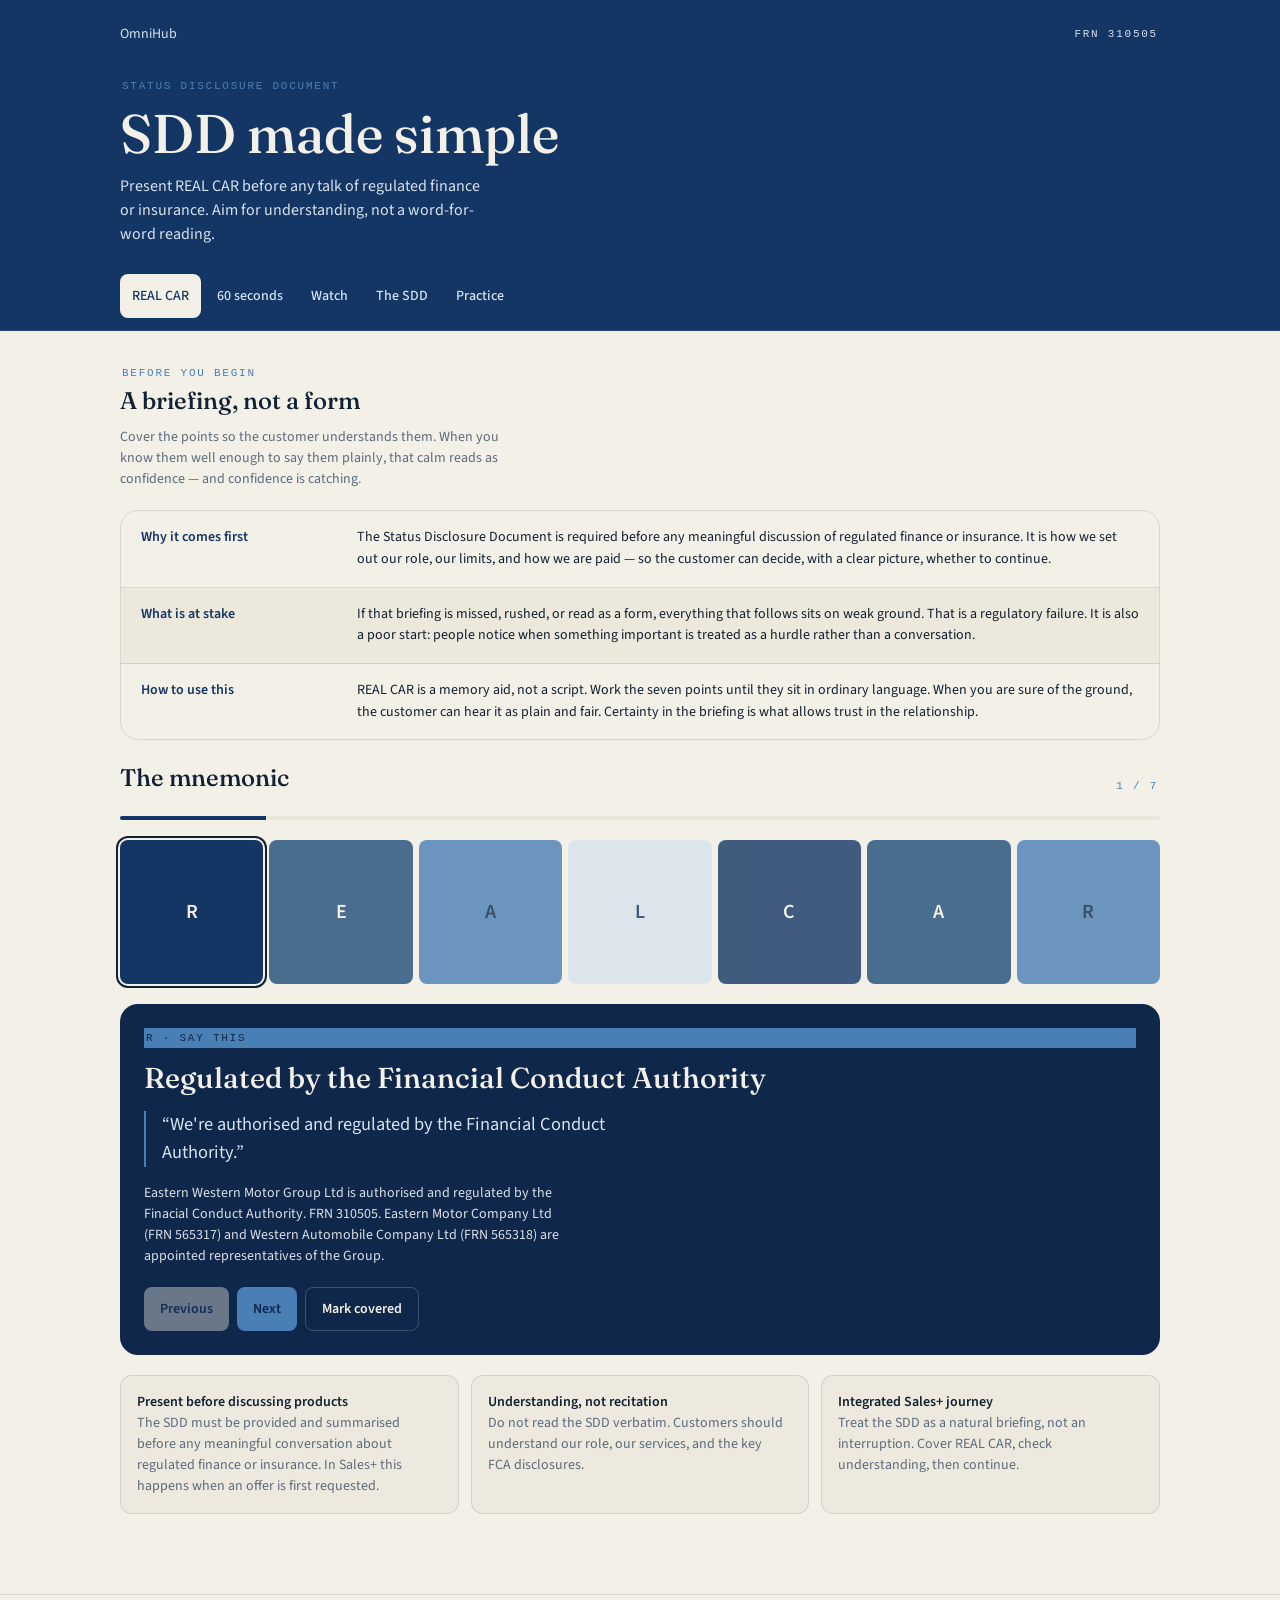
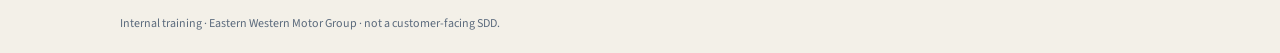
<file: sddms/index.html>
<!DOCTYPE html>
<html lang="en">
<head>
  <meta charset="UTF-8" />
  <meta name="viewport" content="width=device-width, initial-scale=1" />
  <title>SDD made simple — OmniHub</title>
  <meta name="theme-color" content="#143665" />
  <meta name="description" content="REAL CAR training and reference for presenting the Eastern Western Motor Group Status Disclosure Document." />
  <link rel="preconnect" href="https://fonts.googleapis.com" />
  <link rel="preconnect" href="https://fonts.gstatic.com" crossorigin />
  <link href="https://fonts.googleapis.com/css2?family=Fraunces:opsz,wght@9..144,500;9..144,600&family=Source+Sans+3:wght@400;500;600;700&display=swap" rel="stylesheet" />
  <link rel="stylesheet" href="/sddms/styles.css" />
</head>
<body>
  <header>
    <div class="wrap">
      <div class="top">
        <a href="/">OmniHub</a>
        <p class="kicker" style="color:#d7e2ee">FRN 310505</p>
      </div>
      <div class="hero">
        <p class="kicker">Status Disclosure Document</p>
        <h1>SDD made simple</h1>
        <p class="lede">Present REAL CAR before any talk of regulated finance or insurance. Aim for understanding, not a word-for-word reading.</p>
      </div>
      <nav>
        <button type="button" data-tab="learn" class="active">REAL CAR</button>
        <button type="button" data-tab="script">60 seconds</button>
        <button type="button" data-tab="watch">Watch</button>
        <button type="button" data-tab="sdd">The SDD</button>
        <button type="button" data-tab="practice">Practice</button>
      </nav>
    </div>
  </header>
  <main id="main"></main>
  <footer>
    <div class="foot">
      <p>Internal training · Eastern Western Motor Group · not a customer-facing SDD.</p>
    </div>
  </footer>
  <script src="/sddms/app.js"></script>
</body>
</html>
</file>
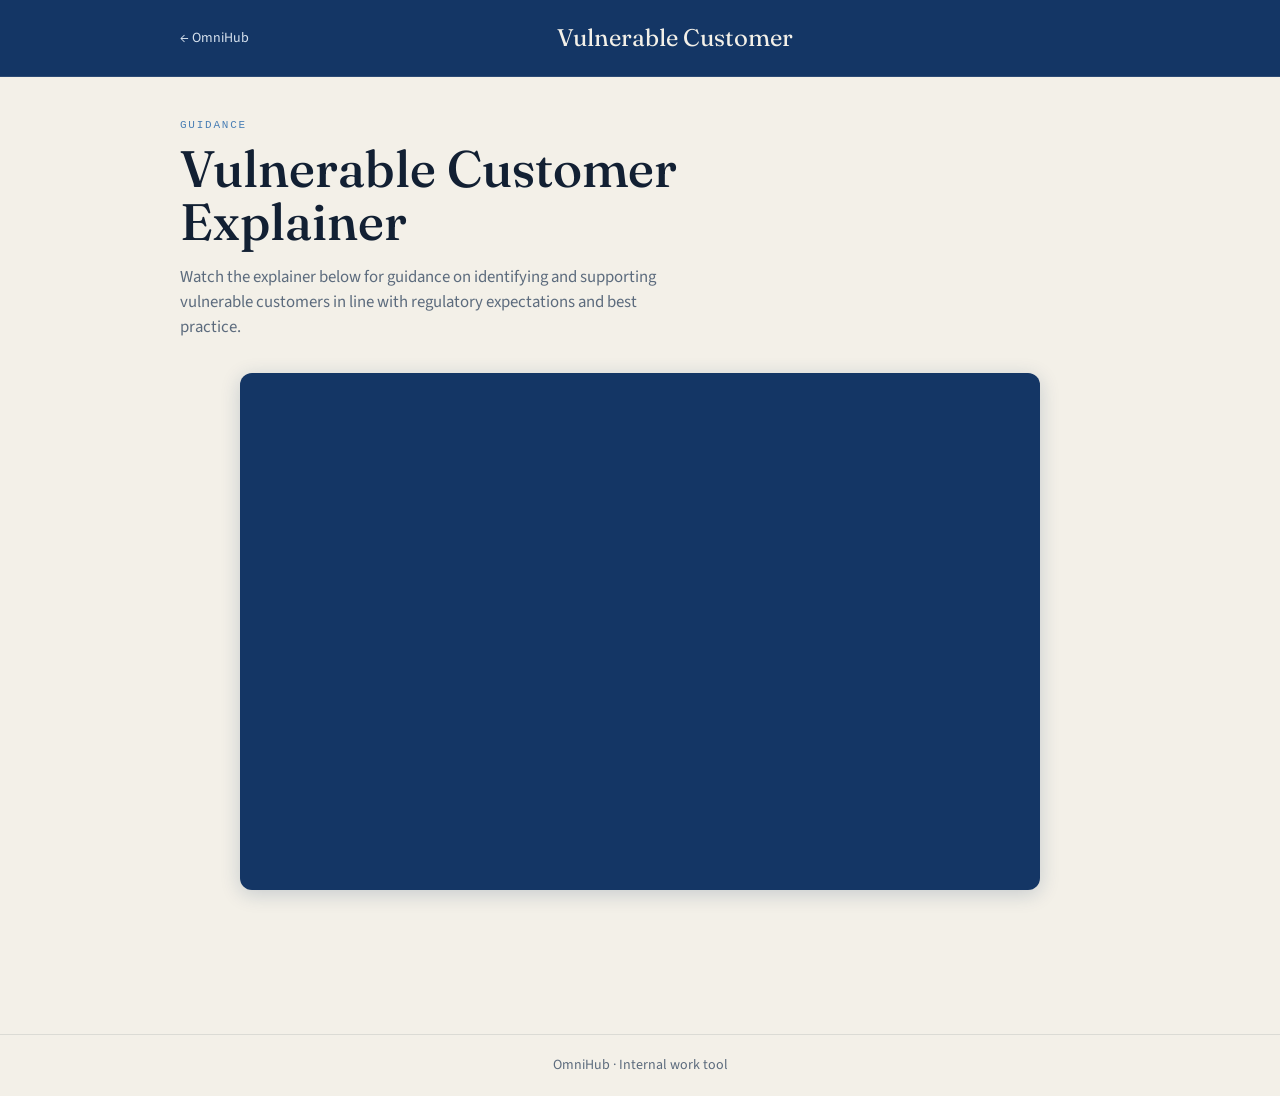
<file: vulnerablecustomer/index.html>
<!DOCTYPE html>
<html lang="en">
<head>
  <meta charset="UTF-8" />
  <meta name="viewport" content="width=device-width, initial-scale=1" />
  <title>Vulnerable Customer Explainer — OmniHub</title>
  <meta name="theme-color" content="#143665" />
  <meta name="description" content="Explainer on identifying and supporting vulnerable customers." />
  <link rel="preconnect" href="https://fonts.googleapis.com" />
  <link rel="preconnect" href="https://fonts.gstatic.com" crossorigin />
  <link href="https://fonts.googleapis.com/css2?family=Fraunces:opsz,wght@9..144,500;9..144,600&family=Source+Sans+3:wght@400;500;600&display=swap" rel="stylesheet" />
  <style>
    :root { --navy:#143665; --deep:#0e274a; --steel:#4a7fb5; --mist:#d7e2ee; --paper:#f3f0e8; --ink:#122033; }
    * { box-sizing: border-box; margin: 0; padding: 0; }
    body { font-family: "Source Sans 3", system-ui, sans-serif; background: var(--paper); color: var(--ink); min-height: 100dvh; line-height: 1.5; }
    header { background: var(--navy); color: var(--paper); padding: 16px 0; border-bottom: 1px solid color-mix(in oklab, white 10%, transparent); }
    .wrap { max-width: 960px; margin: 0 auto; padding: 0 20px; }
    .top { display: flex; justify-content: space-between; align-items: center; }
    .top a { color: var(--mist); text-decoration: none; font-size: 14px; min-height: 44px; display: inline-flex; align-items: center; }
    .tool-name { font-family: Fraunces, serif; font-size: clamp(1.2rem, 2vw, 1.5rem); }
    main { padding: 40px 0 80px; }
    .kicker { font-family: ui-monospace, monospace; font-size: 11px; letter-spacing: 0.16em; text-transform: uppercase; color: var(--steel); margin-bottom: 8px; }
    h1 { font-family: Fraunces, serif; font-weight: 500; font-size: clamp(2rem, 6vw, 3.2rem); line-height: 1.05; margin-bottom: 16px; max-width: 20ch; }
    .lede { max-width: 60ch; color: #5c6b7d; margin-bottom: 32px; font-size: 1.05rem; }
    .video-wrap { position: relative; width: 100%; max-width: 800px; margin: 0 auto; padding-top: 56.25%; /* 16:9 */ background: var(--navy); border-radius: 12px; overflow: hidden; box-shadow: 0 4px 20px color-mix(in oklab, var(--navy) 20%, transparent); }
    .video-wrap iframe { position: absolute; top: 0; left: 0; width: 100%; height: 100%; border: 0; }
    footer { margin-top: 64px; padding: 20px 0; border-top: 1px solid color-mix(in oklab, var(--ink) 10%, transparent); color: #5c6b7d; font-size: 14px; text-align: center; }
    a:focus-visible { outline: 2px solid var(--steel); outline-offset: 3px; }
  </style>
</head>
<body>
  <header>
    <div class="wrap top">
      <a href="/">← OmniHub</a>
      <p class="tool-name">Vulnerable Customer</p>
      <span></span>
    </div>
  </header>
  <main>
    <div class="wrap">
      <p class="kicker">Guidance</p>
      <h1>Vulnerable Customer Explainer</h1>
      <p class="lede">Watch the explainer below for guidance on identifying and supporting vulnerable customers in line with regulatory expectations and best practice.</p>
      <div class="video-wrap">
        <iframe src="https://www.youtube.com/embed/qMyT5hwp8NI" title="Vulnerable Customer Explainer" allow="accelerometer; autoplay; clipboard-write; encrypted-media; gyroscope; picture-in-picture; web-share" allowfullscreen></iframe>
      </div>
    </div>
  </main>
  <footer>
    <div class="wrap">OmniHub · Internal work tool</div>
  </footer>
</body>
</html>
</file>
<file: sddms/styles.css>
:root {
  --navy: #143665;
  --navy-deep: #0e274a;
  --steel: #4a7fb5;
  --mist: #d7e2ee;
  --paper: #f3f0e8;
  --paper-2: #eae5d8;
  --ink: #122033;
  --muted: #5c6b7d;
  --line: color-mix(in oklab, #122033 12%, transparent);
  --ok: #2f6b4f;
  --warn: #8a5a22;
  --display: "Fraunces", "Times New Roman", serif;
  --sans: "Source Sans 3", "Segoe UI", system-ui, sans-serif;
}
* { box-sizing: border-box; margin: 0; padding: 0; }
html { -webkit-font-smoothing: antialiased; }
body { font-family: var(--sans); background: var(--paper); color: var(--ink); min-height: 100dvh; line-height: 1.5; }
button:not(:disabled), [role="button"]:not(:disabled) { cursor: pointer; }
h1, h2, h3 { text-wrap: balance; font-family: var(--display); font-weight: 500; }
p { text-wrap: pretty; }
a { color: inherit; }
header { background: var(--navy); color: var(--paper); border-bottom: 1px solid color-mix(in oklab, white 10%, transparent); }
.wrap { max-width: 1080px; margin: 0 auto; padding: 0 20px; }
.top { display: flex; justify-content: space-between; align-items: center; padding: 12px 0; }
.top a { color: var(--mist); text-decoration: none; min-height: 44px; display: inline-flex; align-items: center; font-size: 14px; }
.hero { padding: 8px 0 28px; }
.kicker { font-family: ui-monospace, monospace; font-size: 11px; letter-spacing: 0.16em; text-transform: uppercase; color: var(--steel); padding:2px; }
.hero h1 { font-size: clamp(2rem, 6vw, 3.4rem); line-height: 1.05; margin: 8px 0 12px; }
.lede { max-width: 46ch; color: var(--mist); }
nav { display: flex; gap: 4px; overflow-x: auto; padding-bottom: 12px; }
nav button { min-height: 44px; border: 0; background: transparent; color: var(--mist); padding: 0 12px; border-radius: 8px; font: 500 14px var(--sans); white-space: nowrap; }
nav button.active { background: var(--paper); color: var(--navy); }
main { max-width: 1080px; margin: 0 auto; padding: 32px 20px 80px; }
.stack { display: grid; gap: 20px; }
.row-between { display: flex; flex-wrap: wrap; justify-content: space-between; align-items: end; gap: 12px; }
.bar { height: 4px; background: var(--paper-2); border-radius: 99px; overflow: hidden; }
.bar span { display: block; height: 100%; background: var(--navy); }
.tiles { display: grid; grid-template-columns: repeat(7, 1fr); gap: 6px; }
.tile { aspect-ratio: 1; border: 0; border-radius: 8px; font: 600 20px var(--sans); opacity: 0.8; }
.tile.sm { width: 32px; height: 32px; aspect-ratio: auto; font-size: 14px; opacity: 1; text-align:center; }
.tile.on { opacity: 1; outline: 2px solid var(--ink); outline-offset: 2px; }
.navy { background: var(--navy); color: var(--paper); }
.mid { background: #1e4d7a; color: var(--paper); }
.steel { background: var(--steel); color: var(--navy-deep); }
.pale { background: var(--mist); color: var(--navy); }
.panel { background: var(--navy-deep); color: var(--paper); border-radius: 18px; padding: 24px; }
.panel h3 { font-size: 1.8rem; margin: 8px 0 12px; }
.panel blockquote, blockquote.panel { border-left: 2px solid var(--steel); padding-left: 16px; font-size: 1.15rem; color: var(--mist); max-width: 52ch; }
.detail { margin-top: 16px; font-size: 14px; color: color-mix(in oklab, white 85%, transparent); max-width: 60ch; }
.actions { display: flex; flex-wrap: wrap; gap: 8px; margin-top: 20px; }
.btn { min-height: 44px; border: 0; border-radius: 8px; padding: 0 16px; font: 600 14px var(--sans); display: inline-flex; align-items: center; text-decoration: none; }
.btn.paper { background: var(--paper); color: var(--navy); }
.btn.steel { background: var(--steel); color: var(--navy-deep); }
.btn.navy { background: var(--navy); color: var(--paper); }
.btn.ghost { background: transparent; color: var(--paper); border: 1px solid color-mix(in oklab, white 20%, transparent); }
.btn:disabled { opacity: 0.4; }
.intro { overflow: hidden; border: 1px solid var(--line); border-radius: 18px; }
.intro > div { display: grid; gap: 4px; padding: 16px 20px; border-bottom: 1px solid var(--line); }
.intro > div:last-child { border-bottom: 0; }
.intro > div:nth-child(even) { background: color-mix(in oklab, var(--paper-2) 70%, transparent); }
.intro-label { font-size: 14px; font-weight: 600; color: var(--navy); }
.intro p { font-size: 14px; line-height: 1.55; }
@media (min-width: 640px) {
  .intro > div { grid-template-columns: 12rem 1fr; gap: 24px; align-items: start; }
}
.foundations { display: grid; gap: 12px; }
@media (min-width: 720px) { .foundations { grid-template-columns: 1fr 1fr 1fr; } }
.foundations article { background: color-mix(in oklab, var(--paper-2) 60%, transparent); border: 1px solid var(--line); border-radius: 12px; padding: 16px; }
.foundations h3 { font-family: var(--sans); font-size: 14px; font-weight: 600; }
.foundations p, .muted { font-size: 14px; color: var(--muted); }
.video { position: relative; aspect-ratio: 16/9; border-radius: 18px; overflow: hidden; background: var(--navy); }
.video iframe { position: absolute; inset: 0; width: 100%; height: 100%; border: 0; }
img { width: 100%; border-radius: 12px; border: 1px solid var(--line); }
.link { color: var(--navy); font-size: 14px; font-weight: 500; }
.doc { background: color-mix(in oklab, var(--paper-2) 50%, transparent); border: 1px solid var(--line); border-radius: 18px; padding: 24px; display: grid; gap: 12px; }
.doc ul { padding-left: 20px; }
.doc table { width: 100%; border-collapse: collapse; font-size: 14px; }
.doc th, .doc td { text-align: left; padding: 8px 8px 8px 0; border-bottom: 1px solid var(--line); vertical-align: top; }
.names { display: grid; gap: 4px; list-style: none; padding: 0; }
@media (min-width: 640px) { .names { grid-template-columns: 1fr 1fr; } }
.checks { display: grid; gap: 8px; }
.check { display: flex; align-items: center; gap: 12px; min-height: 56px; width: 100%; border: 1px solid var(--line); background: var(--paper); border-radius: 12px; padding: 0 12px; font: 500 14px var(--sans); text-align: left; }
.check.on { background: #e7f0ea; border-color: color-mix(in oklab, var(--ok) 40%, transparent); }
.card { border: 1px solid var(--line); border-radius: 18px; padding: 20px; }
.opts { display: grid; gap: 8px; margin-top: 16px; }
.opt { min-height: 48px; border: 1px solid var(--line); background: var(--paper); border-radius: 8px; padding: 8px 12px; text-align: left; font: 400 14px var(--sans); }
.opt.ok { background: #e7f0ea; border-color: var(--ok); }
.opt.bad { background: #f6eee4; border-color: color-mix(in oklab, var(--warn) 50%, transparent); }
.opt.dim { opacity: 0.7; }
.why { margin: 16px 0; }
.score { font-family: var(--display); font-size: 2.5rem; }
.linkish { background: none; border: 0; color: var(--muted); font: 400 14px var(--sans); min-height: 44px; }
footer { border-top: 1px solid var(--line); }
.foot { max-width: 1080px; margin: 0 auto; padding: 20px; font-size: 12px; color: var(--muted); display: flex; flex-wrap: wrap; justify-content: space-between; gap: 8px; }
@media (prefers-reduced-motion: reduce) {
  * { transition: none !important; animation: none !important; }
}
</file>
